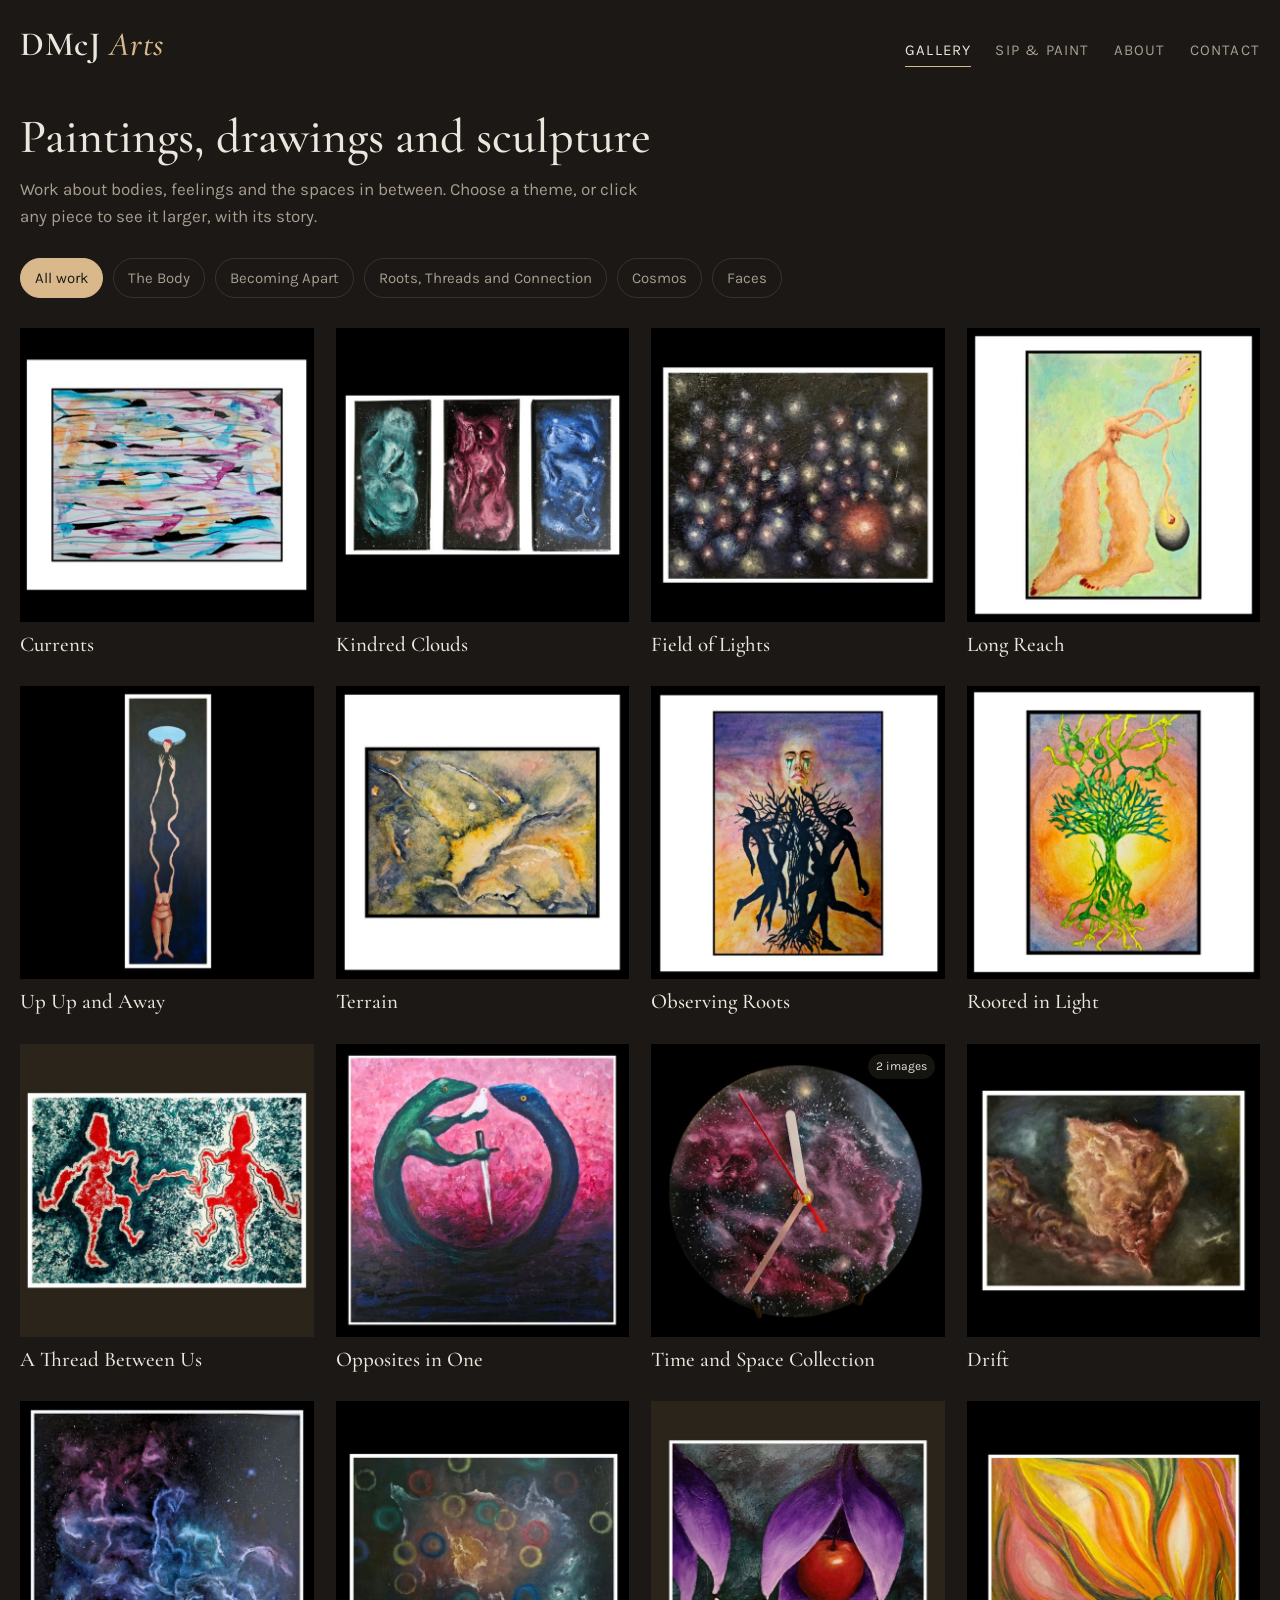
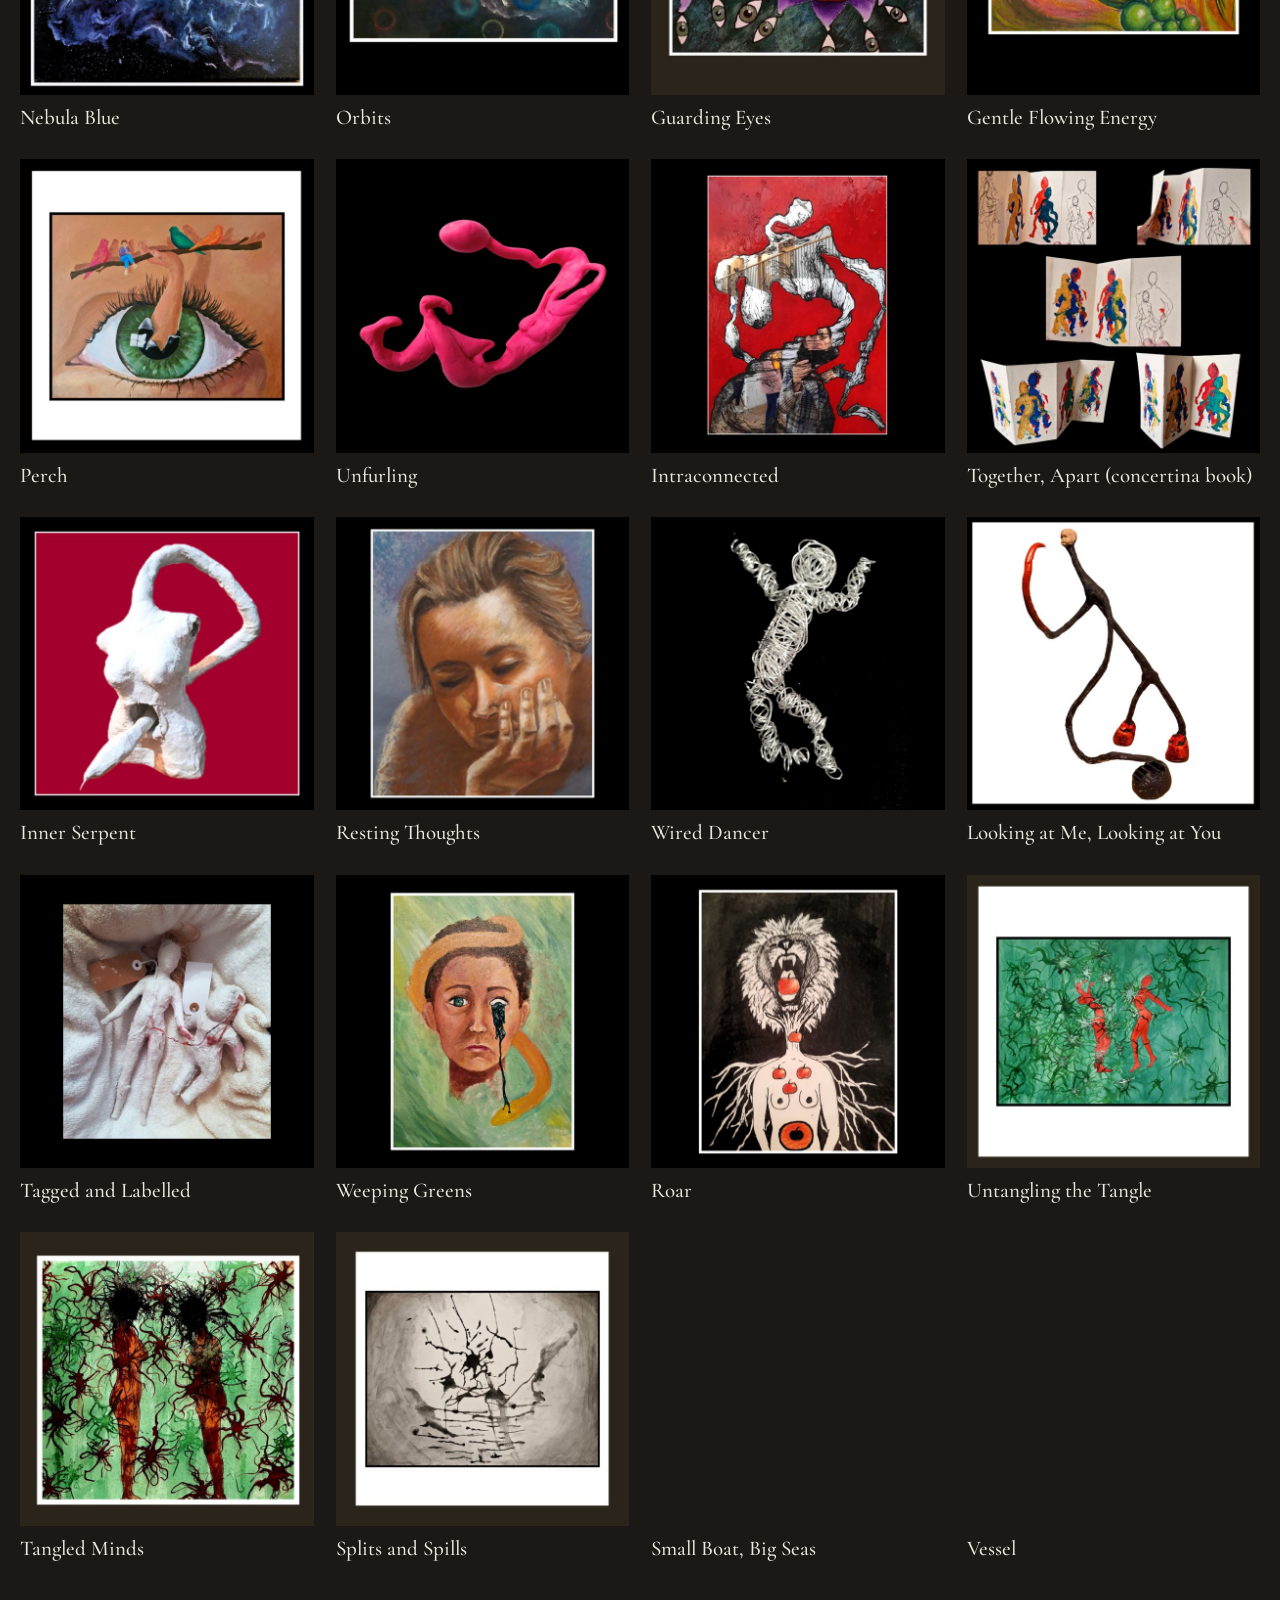
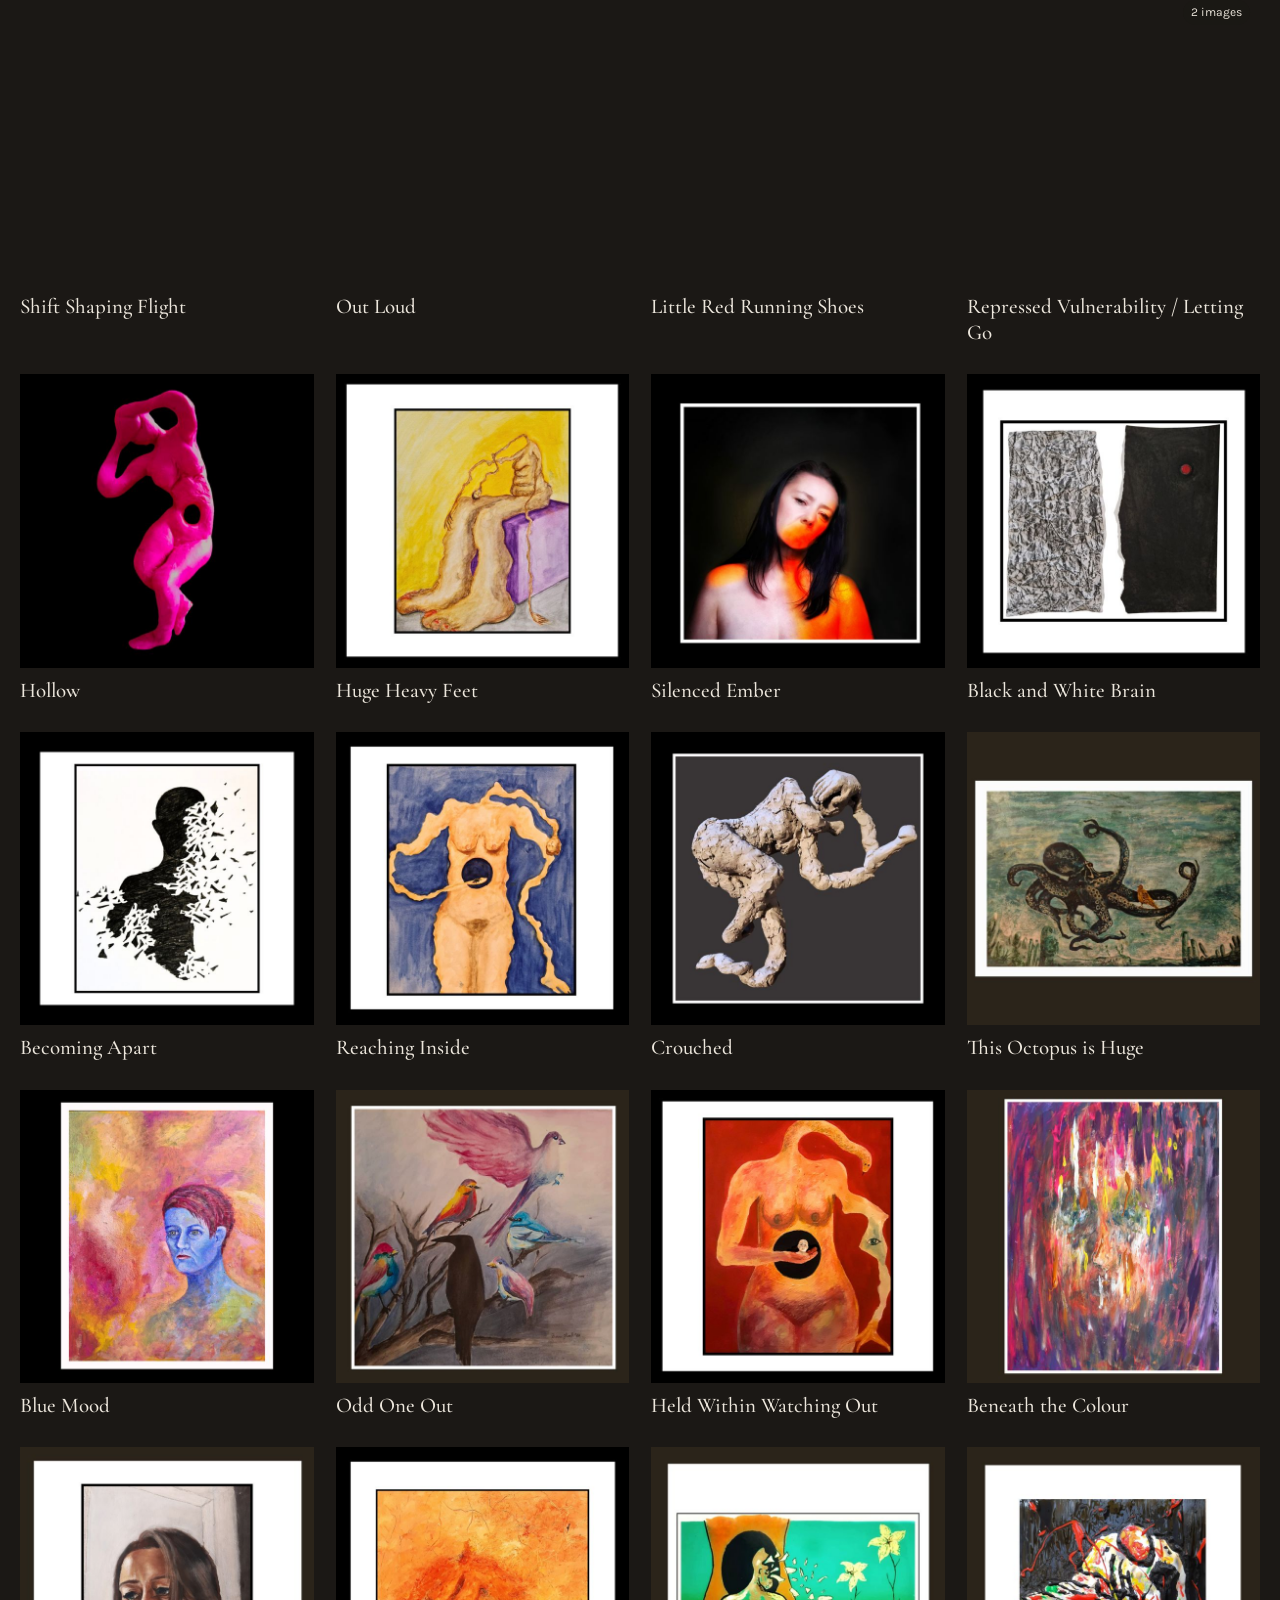
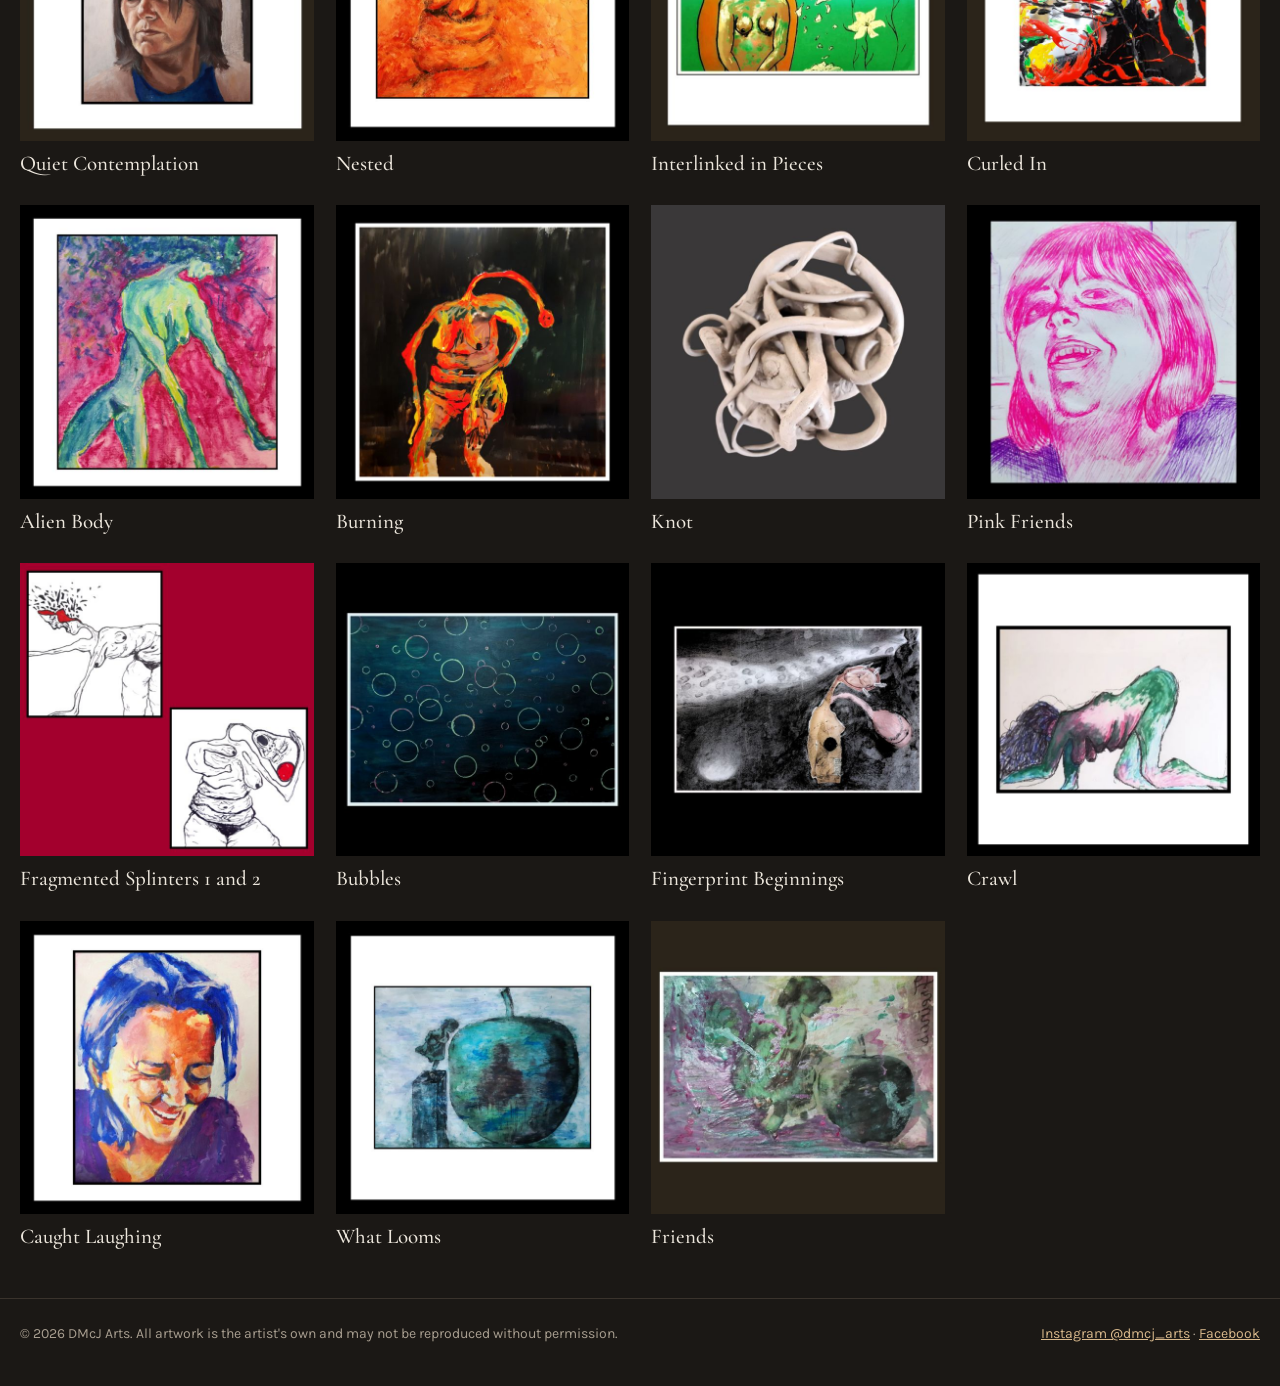
<file: index.html>
<!doctype html>
<html lang="en-GB">
<head>
<meta charset="utf-8">
<meta name="viewport" content="width=device-width, initial-scale=1">
<title>DMcJ Arts | Gallery</title>
<meta name="description" content="Work about bodies, feelings and the spaces in between. Choose a theme, or click any piece to see it larger, with its story.">
<link rel="icon" href="data:image/svg+xml,%3Csvg xmlns='http://www.w3.org/2000/svg' viewBox='0 0 64 64'%3E%3Crect width='64' height='64' rx='12' fill='%231b1815'/%3E%3Ctext x='32' y='42' font-family='Georgia,serif' font-size='26' fill='%23d9b98c' text-anchor='middle'%3EDMcJ%3C/text%3E%3C/svg%3E">
<link rel="preconnect" href="https://fonts.googleapis.com">
<link rel="preconnect" href="https://fonts.gstatic.com" crossorigin>
<link href="https://fonts.googleapis.com/css2?family=Cormorant+Garamond:ital,wght@0,500;0,600;1,500&family=Karla:wght@400;500&display=swap" rel="stylesheet">
<link rel="stylesheet" href="styles.css">
</head>
<body>
<header class="site-header">
  <a class="brand" href="index.html">DMcJ <span>Arts</span></a>
  <nav><a href="index.html" aria-current="page">Gallery</a><a href="sip-and-paint.html">Sip &amp; Paint</a><a href="about.html">About</a><a href="about.html#contact">Contact</a></nav>
</header>
<main>
<section class="intro">
  <h1>Paintings, drawings and sculpture</h1>
  <p>Work about bodies, feelings and the spaces in between. Choose a theme, or click any piece to see it larger, with its story.</p>
</section>
<nav class="themes" aria-label="Themes"><a href="index.html" aria-current="page">All work</a><a href="the-body.html">The Body</a><a href="becoming-apart.html">Becoming Apart</a><a href="roots-threads-and-connection.html">Roots, Threads and Connection</a><a href="cosmos.html">Cosmos</a><a href="faces.html">Faces</a></nav>
<ul class="grid">
  <li><button class="work" data-index="0" aria-label="Open Currents">
    <img src="images-thumbs/currents.jpg" alt="Currents. Washes of turquoise, magenta and orange stream across the page, threaded with fine lines and broken by dark shards." width="600" height="600" loading="eager" decoding="async">
    <span class="work-title">Currents</span>
  </button></li>
  <li><button class="work" data-index="1" aria-label="Open Kindred Clouds">
    <img src="images-thumbs/kindred-clouds.jpg" alt="Kindred Clouds. Three small nebulae in teal, rose and blue." width="600" height="600" loading="eager" decoding="async">
    <span class="work-title">Kindred Clouds</span>
  </button></li>
  <li><button class="work" data-index="2" aria-label="Open Field of Lights">
    <img src="images-thumbs/field-of-lights.jpg" alt="Field of Lights. Soft lights crowd the dark, each one its own, none of them alone." width="600" height="600" loading="eager" decoding="async">
    <span class="work-title">Field of Lights</span>
  </button></li>
  <li><button class="work" data-index="3" aria-label="Open Long Reach">
    <img src="images-thumbs/long-reach.jpg" alt="Long Reach. Heavy legs rooted to the ground, arms and neck stretched impossibly long, the neck bending downward toward a small glowing orb." width="600" height="600" loading="eager" decoding="async">
    <span class="work-title">Long Reach</span>
  </button></li>
  <li><button class="work" data-index="4" aria-label="Open Up Up and Away">
    <img src="images-thumbs/up-up-and-away.jpg" alt="Up Up and Away. At the bottom, a headless figure stretches her arms impossibly long to catch her head." width="600" height="600" loading="eager" decoding="async">
    <span class="work-title">Up Up and Away</span>
  </button></li>
  <li><button class="work" data-index="5" aria-label="Open Terrain">
    <img src="images-thumbs/terrain.jpg" alt="Terrain. Watercolour left to pool and dry until it looked like land seen from far above." width="600" height="600" loading="eager" decoding="async">
    <span class="work-title">Terrain</span>
  </button></li>
  <li><button class="work" data-index="6" aria-label="Open Observing Roots">
    <img src="images-thumbs/observing-roots.jpg" alt="Observing Roots. A face cries quietly at the top while dark figures run out of a tangle of roots below." width="600" height="600" loading="lazy" decoding="async">
    <span class="work-title">Observing Roots</span>
  </button></li>
  <li><button class="work" data-index="7" aria-label="Open Rooted in Light">
    <img src="images-thumbs/rooted-in-light.jpg" alt="Rooted in Light. A tree glows against a rising sun, and if you look closely there are figures curled in its branches and roots." width="600" height="600" loading="lazy" decoding="async">
    <span class="work-title">Rooted in Light</span>
  </button></li>
  <li><button class="work" data-index="8" aria-label="Open A Thread Between Us">
    <img src="images-thumbs/a-thread-between-us.jpg" alt="A Thread Between Us. Two red figures reach for each other across a sea of teal, joined by a line so thin it might snap." width="600" height="600" loading="lazy" decoding="async">
    <span class="work-title">A Thread Between Us</span>
  </button></li>
  <li><button class="work" data-index="9" aria-label="Open Opposites in One">
    <img src="images-thumbs/opposites-in-one.jpg" alt="Opposites in One. Two serpents form a circle." width="600" height="600" loading="lazy" decoding="async">
    <span class="work-title">Opposites in One</span>
  </button></li>
  <li><button class="work" data-index="10" aria-label="Open Time and Space Collection">
    <img src="images-thumbs/time-and-space-collection-1.jpg" alt="Time and Space Collection. Oil painted nebula that also tells the time." width="600" height="600" loading="lazy" decoding="async"><span class="count">2 images</span>
    <span class="work-title">Time and Space Collection</span>
  </button></li>
  <li><button class="work" data-index="11" aria-label="Open Drift">
    <img src="images-thumbs/drift.jpg" alt="Drift. A glowing rock floats in the dark, trailing red dust behind it." width="600" height="600" loading="lazy" decoding="async">
    <span class="work-title">Drift</span>
  </button></li>
  <li><button class="work" data-index="12" aria-label="Open Nebula Blue">
    <img src="images-thumbs/nebula-blue.jpg" alt="Nebula Blue. Clouds of violet and blue gas, scattered with stars." width="600" height="600" loading="lazy" decoding="async">
    <span class="work-title">Nebula Blue</span>
  </button></li>
  <li><button class="work" data-index="13" aria-label="Open Orbits">
    <img src="images-thumbs/orbits.jpg" alt="Orbits. Rings of colour float around a cloud of space dust." width="600" height="600" loading="lazy" decoding="async">
    <span class="work-title">Orbits</span>
  </button></li>
  <li><button class="work" data-index="14" aria-label="Open Guarding Eyes">
    <img src="images-thumbs/guarding-eyes.jpg" alt="Guarding Eyes. Purple petals hang like a cradle around a single red apple, and beneath them, eyes." width="600" height="600" loading="lazy" decoding="async">
    <span class="work-title">Guarding Eyes</span>
  </button></li>
  <li><button class="work" data-index="15" aria-label="Open Gentle Flowing Energy">
    <img src="images-thumbs/gentle-flowing-protection.jpg" alt="Gentle Flowing Energy. Flame-like folds of yellow, orange and pink curl around a cluster of green spheres." width="600" height="600" loading="lazy" decoding="async">
    <span class="work-title">Gentle Flowing Energy</span>
  </button></li>
  <li><button class="work" data-index="16" aria-label="Open Perch">
    <img src="images-thumbs/perch.jpg" alt="Perch. A hand pushes up through the pupil of a huge green eye, holding a branch where bright birds and one small person sit." width="600" height="600" loading="lazy" decoding="async">
    <span class="work-title">Perch</span>
  </button></li>
  <li><button class="work" data-index="17" aria-label="Open Unfurling">
    <img src="images-thumbs/unfurling.jpg" alt="Unfurling. A long pink figure stretches out, rounded head lifted on a slender neck." width="600" height="600" loading="lazy" decoding="async">
    <span class="work-title">Unfurling</span>
  </button></li>
  <li><button class="work" data-index="18" aria-label="Open Intraconnected">
    <img src="images-thumbs/intraconnected.jpg" alt="Intraconnected. An abstract contorted figure drawn in fine black line, surrounded by thick red glossy paint." width="600" height="600" loading="lazy" decoding="async">
    <span class="work-title">Intraconnected</span>
  </button></li>
  <li><button class="work" data-index="19" aria-label="Open Together, Apart (concertina book)">
    <img src="images-thumbs/together-apart-concertina-book.jpg" alt="Together, Apart (concertina book). A small folding book of figures printed in bold primary colours, layered over and under fine continuous-line drawings and printed onto and into each other." width="600" height="600" loading="lazy" decoding="async">
    <span class="work-title">Together, Apart (concertina book)</span>
  </button></li>
  <li><button class="work" data-index="20" aria-label="Open Inner Serpent">
    <img src="images-thumbs/inner-serpent.jpg" alt="Inner Serpent. A white torso with the neck arching above, then behind and down, before reaching into the back and emerging through the hole in the abdomen." width="600" height="600" loading="lazy" decoding="async">
    <span class="work-title">Inner Serpent</span>
  </button></li>
  <li><button class="work" data-index="21" aria-label="Open Resting Thoughts">
    <img src="images-thumbs/resting-thoughts.jpg" alt="Resting Thoughts. Eyes closed, cheek resting on a hand, lost somewhere in her own head." width="600" height="600" loading="lazy" decoding="async">
    <span class="work-title">Resting Thoughts</span>
  </button></li>
  <li><button class="work" data-index="22" aria-label="Open Wired Dancer">
    <img src="images-thumbs/wired-dancer.jpg" alt="Wired Dancer. A figure made from looping silver wire, mid-leap, arms flung up." width="600" height="600" loading="lazy" decoding="async">
    <span class="work-title">Wired Dancer</span>
  </button></li>
  <li><button class="work" data-index="23" aria-label="Open Looking at Me, Looking at You">
    <img src="images-thumbs/looking-at-me-looking-at-you.jpg" alt="Looking at Me, Looking at You. A long, spindly figure with a tiny porcelain face, little red shoes and a weight trailing behind." width="600" height="600" loading="lazy" decoding="async">
    <span class="work-title">Looking at Me, Looking at You</span>
  </button></li>
  <li><button class="work" data-index="24" aria-label="Open Tagged and Labelled">
    <img src="images-thumbs/tagged-and-labelled.jpg" alt="Tagged and Labelled. Two small white figures, one larger and one smaller, lie side by side on soft towelling." width="600" height="600" loading="lazy" decoding="async">
    <span class="work-title">Tagged and Labelled</span>
  </button></li>
  <li><button class="work" data-index="25" aria-label="Open Weeping Greens">
    <img src="images-thumbs/weeping-greens.jpg" alt="Weeping Greens. A young woman looks straight out at you, one clear eye and one weeping green as her pupil melts." width="600" height="600" loading="lazy" decoding="async">
    <span class="work-title">Weeping Greens</span>
  </button></li>
  <li><button class="work" data-index="26" aria-label="Open Roar">
    <img src="images-thumbs/roar.jpg" alt="Roar. A lion&#x27;s head roars with an apple caught in its jaws." width="600" height="600" loading="lazy" decoding="async">
    <span class="work-title">Roar</span>
  </button></li>
  <li><button class="work" data-index="27" aria-label="Open Untangling the Tangle">
    <img src="images-thumbs/untangling-the-tangle.jpg" alt="Untangling the Tangle. Two red figures move through a field of green star-shaped growths, glints of silver caught in the knots." width="600" height="600" loading="lazy" decoding="async">
    <span class="work-title">Untangling the Tangle</span>
  </button></li>
  <li><button class="work" data-index="28" aria-label="Open Tangled Minds">
    <img src="images-thumbs/tangled-minds.jpg" alt="Tangled Minds. Two figures stand side by side, their heads lost in dark blooms that spread into the green around them." width="600" height="600" loading="lazy" decoding="async">
    <span class="work-title">Tangled Minds</span>
  </button></li>
  <li><button class="work" data-index="29" aria-label="Open Splits and Spills">
    <img src="images-thumbs/splits-and-spills.jpg" alt="Splits and Spills. Ink dropped and chased across wet paper until it branched like roots, or nerves, or cracks in glass." width="600" height="600" loading="lazy" decoding="async">
    <span class="work-title">Splits and Spills</span>
  </button></li>
  <li><button class="work" data-index="30" aria-label="Open Small Boat, Big Seas">
    <img src="images-thumbs/small-boat-big-seas.jpg" alt="Small Boat, Big Seas. Thick, ridged paint builds a restless sea, and right in the glow of the sunset sits one tiny boat." width="600" height="600" loading="lazy" decoding="async">
    <span class="work-title">Small Boat, Big Seas</span>
  </button></li>
  <li><button class="work" data-index="31" aria-label="Open Vessel">
    <img src="images-thumbs/vessel.jpg" alt="Vessel. A small torso with a porcelain doll&#x27;s head, an opening worn into its middle where a child&#x27;s doll head peeks out." width="600" height="600" loading="lazy" decoding="async">
    <span class="work-title">Vessel</span>
  </button></li>
  <li><button class="work" data-index="32" aria-label="Open Shift Shaping Flight">
    <img src="images-thumbs/shift-shaping-flight.jpg" alt="Shift Shaping Flight. A dark figure runs from a ground of sharp stakes, and somewhere around the chest it starts turning into a bird." width="600" height="600" loading="lazy" decoding="async">
    <span class="work-title">Shift Shaping Flight</span>
  </button></li>
  <li><button class="work" data-index="33" aria-label="Open Out Loud">
    <img src="images-thumbs/out-loud.jpg" alt="Out Loud. Pinks and blues pushed hard into the paper, mouth wide open." width="600" height="600" loading="lazy" decoding="async">
    <span class="work-title">Out Loud</span>
  </button></li>
  <li><button class="work" data-index="34" aria-label="Open Little Red Running Shoes">
    <img src="images-thumbs/little-red-running-shoes.jpg" alt="Little Red Running Shoes. A tiny pair of red shoes with ribbon bows, and part ankles." width="600" height="600" loading="lazy" decoding="async">
    <span class="work-title">Little Red Running Shoes</span>
  </button></li>
  <li><button class="work" data-index="35" aria-label="Open Repressed Vulnerability / Letting Go">
    <img src="images-thumbs/repressed-vulnerability-letting-go-1.jpg" alt="Repressed Vulnerability / Letting Go. An eye stitched with black thread, a needle resting below." width="600" height="600" loading="lazy" decoding="async"><span class="count">2 images</span>
    <span class="work-title">Repressed Vulnerability / Letting Go</span>
  </button></li>
  <li><button class="work" data-index="36" aria-label="Open Hollow">
    <img src="images-thumbs/hollow.jpg" alt="Hollow. A bright pink figure, curved and twisting, with a hole right through the abdomen." width="600" height="600" loading="lazy" decoding="async">
    <span class="work-title">Hollow</span>
  </button></li>
  <li><button class="work" data-index="37" aria-label="Open Huge Heavy Feet">
    <img src="images-thumbs/huge-heavy-feet.jpg" alt="Huge Heavy Feet. A figure sits on a purple block, with an extended, stretched, spindly neck and a tiny head at the end as if bowed, feet grown huge and heavy beneath her." width="600" height="600" loading="lazy" decoding="async">
    <span class="work-title">Huge Heavy Feet</span>
  </button></li>
  <li><button class="work" data-index="38" aria-label="Open Silenced Ember">
    <img src="images-thumbs/silenced-ember.jpg" alt="Silenced Ember. A band of orange light falls across the mouth and shoulder, the rest left in shadow." width="600" height="600" loading="lazy" decoding="async">
    <span class="work-title">Silenced Ember</span>
  </button></li>
  <li><button class="work" data-index="39" aria-label="Open Black and White Brain">
    <img src="images-thumbs/black-and-white-brain.jpg" alt="Black and White Brain. One side crumpled, cracked and full of texture." width="600" height="600" loading="lazy" decoding="async">
    <span class="work-title">Black and White Brain</span>
  </button></li>
  <li><button class="work" data-index="40" aria-label="Open Becoming Apart">
    <img src="images-thumbs/becoming-apart.jpg" alt="Becoming Apart. A solid black silhouette breaks into shards that scatter across the white." width="600" height="600" loading="lazy" decoding="async">
    <span class="work-title">Becoming Apart</span>
  </button></li>
  <li><button class="work" data-index="41" aria-label="Open Reaching Inside">
    <img src="images-thumbs/reaching-inside.jpg" alt="Reaching Inside. An abstract figure against deep blue with a dark circle at her centre." width="600" height="600" loading="lazy" decoding="async">
    <span class="work-title">Reaching Inside</span>
  </button></li>
  <li><button class="work" data-index="42" aria-label="Open Crouched">
    <img src="images-thumbs/crouched.jpg" alt="Crouched. A clay figure folded tight, limbs wrapped and twisted around itself." width="600" height="600" loading="lazy" decoding="async">
    <span class="work-title">Crouched</span>
  </button></li>
  <li><button class="work" data-index="43" aria-label="Open This Octopus is Huge">
    <img src="images-thumbs/this-octopus-is-huge.jpg" alt="This Octopus is Huge. An octopus drifts through murky green water with a small golden bird resting on one tentacle." width="600" height="600" loading="lazy" decoding="async">
    <span class="work-title">This Octopus is Huge</span>
  </button></li>
  <li><button class="work" data-index="44" aria-label="Open Blue Mood">
    <img src="images-thumbs/blue-mood.jpg" alt="Blue Mood. A blue face with deep red hair, steady and serious, surrounded by warm, hazy colour." width="600" height="600" loading="lazy" decoding="async">
    <span class="work-title">Blue Mood</span>
  </button></li>
  <li><button class="work" data-index="45" aria-label="Open Odd One Out">
    <img src="images-thumbs/odd-one-out.jpg" alt="Odd One Out. A branch of bright, feathered birds, a pink dove taking off, and one black crow standing in the middle of it all." width="600" height="600" loading="lazy" decoding="async">
    <span class="work-title">Odd One Out</span>
  </button></li>
  <li><button class="work" data-index="46" aria-label="Open Held Within Watching Out">
    <img src="images-thumbs/held-within-watching-out.jpg" alt="Held Within Watching Out. A figure in warm reds with a snake head carries a dark opening at her centre, and inside it, a hand cradling a tiny face." width="600" height="600" loading="lazy" decoding="async">
    <span class="work-title">Held Within Watching Out</span>
  </button></li>
  <li><button class="work" data-index="47" aria-label="Open Beneath the Colour">
    <img src="images-thumbs/beneath-the-colour.jpg" alt="Beneath the Colour. Look long enough and a face surfaces through the drips and drags of paint." width="600" height="600" loading="lazy" decoding="async">
    <span class="work-title">Beneath the Colour</span>
  </button></li>
  <li><button class="work" data-index="48" aria-label="Open Quiet Contemplation">
    <img src="images-thumbs/quiet-contemplation.jpg" alt="Quiet Contemplation. A woman looks down and away, caught in her own thoughts against a pale doorway." width="600" height="600" loading="lazy" decoding="async">
    <span class="work-title">Quiet Contemplation</span>
  </button></li>
  <li><button class="work" data-index="49" aria-label="Open Nested">
    <img src="images-thumbs/nested.jpg" alt="Nested. A figure curls into itself, almost disappearing into warm, cracked oranges." width="600" height="600" loading="lazy" decoding="async">
    <span class="work-title">Nested</span>
  </button></li>
  <li><button class="work" data-index="50" aria-label="Open Interlinked in Pieces">
    <img src="images-thumbs/interlinked-in-pieces.jpg" alt="Interlinked in Pieces. A woman stands framed by an orange, part body of another, as her face breaks apart into fragments that fly toward pale flowers." width="600" height="600" loading="lazy" decoding="async">
    <span class="work-title">Interlinked in Pieces</span>
  </button></li>
  <li><button class="work" data-index="51" aria-label="Open Curled In">
    <img src="images-thumbs/curled-in.jpg" alt="Curled In. A figure folds in on itself under glossy pours of black, red and yellow." width="600" height="600" loading="lazy" decoding="async">
    <span class="work-title">Curled In</span>
  </button></li>
  <li><button class="work" data-index="52" aria-label="Open Alien Body">
    <img src="images-thumbs/alien-body.jpg" alt="Alien Body. A green figure folds forward against hot pink, hair spilling into blue and violet." width="600" height="600" loading="lazy" decoding="async">
    <span class="work-title">Alien Body</span>
  </button></li>
  <li><button class="work" data-index="53" aria-label="Open Burning">
    <img src="images-thumbs/burning.jpg" alt="Burning. A figure blazes in poured orange, red and yellow against the dark." width="600" height="600" loading="lazy" decoding="async">
    <span class="work-title">Burning</span>
  </button></li>
  <li><button class="work" data-index="54" aria-label="Open Knot">
    <img src="images-thumbs/knot.jpg" alt="Knot. Coils of clay looped and tangled around something you can&#x27;t quite see at the centre." width="600" height="600" loading="lazy" decoding="async">
    <span class="work-title">Knot</span>
  </button></li>
  <li><button class="work" data-index="55" aria-label="Open Pink Friends">
    <img src="images-thumbs/pink-friends.jpg" alt="Pink Friends. Head thrown back, mid-laugh, built entirely from scribbled lines of pink and purple biro." width="600" height="600" loading="lazy" decoding="async">
    <span class="work-title">Pink Friends</span>
  </button></li>
  <li><button class="work" data-index="56" aria-label="Open Fragmented Splinters 1 and 2">
    <img src="images-thumbs/fragmented-splinters-1-and-2.jpg" alt="Fragmented Splinters 1 and 2. Two drawings side by side." width="600" height="600" loading="lazy" decoding="async">
    <span class="work-title">Fragmented Splinters 1 and 2</span>
  </button></li>
  <li><button class="work" data-index="57" aria-label="Open Bubbles">
    <img src="images-thumbs/bubbles.jpg" alt="Bubbles. Rings of soft pink and green rise through deep teal like bubbles in dark water." width="600" height="600" loading="lazy" decoding="async">
    <span class="work-title">Bubbles</span>
  </button></li>
  <li><button class="work" data-index="58" aria-label="Open Fingerprint Beginnings">
    <img src="images-thumbs/fingerprint-beginnings.jpg" alt="Fingerprint Beginnings. Charcoal darkness covered in smudged fingerprints, and a collaged figure with something growing inside." width="600" height="600" loading="lazy" decoding="async">
    <span class="work-title">Fingerprint Beginnings</span>
  </button></li>
  <li><button class="work" data-index="59" aria-label="Open Crawl">
    <img src="images-thumbs/crawl.jpg" alt="Crawl. A figure on hands and knees, hair spilling forward, body washed in greens and pinks." width="600" height="600" loading="lazy" decoding="async">
    <span class="work-title">Crawl</span>
  </button></li>
  <li><button class="work" data-index="60" aria-label="Open Caught Laughing">
    <img src="images-thumbs/caught-laughing.jpg" alt="Caught Laughing. Eyes closed, head tipped down, mid-laugh." width="600" height="600" loading="lazy" decoding="async">
    <span class="work-title">Caught Laughing</span>
  </button></li>
  <li><button class="work" data-index="61" aria-label="Open What Looms">
    <img src="images-thumbs/what-looms.jpg" alt="What Looms. A small figure stands on a pillar, face to face with an enormous apple." width="600" height="600" loading="lazy" decoding="async">
    <span class="work-title">What Looms</span>
  </button></li>
  <li><button class="work" data-index="62" aria-label="Open Friends">
    <img src="images-thumbs/friends.jpg" alt="Friends. Two different-sized, soft, half-formed figures stand beside a dark apple, colours layered and scraped back." width="600" height="600" loading="lazy" decoding="async">
    <span class="work-title">Friends</span>
  </button></li>
</ul>
</main>
<div class="lightbox" id="lightbox" role="dialog" aria-modal="true" aria-labelledby="lb-title" hidden>
  <button class="lb-close" aria-label="Close">×</button>
  <button class="lb-prev" aria-label="Previous artwork">‹</button>
  <figure>
    <div class="lb-media"><img id="lb-img" alt=""></div>
    <figcaption>
      <h2 id="lb-title"></h2>
      <p id="lb-caption"></p>
      <p id="lb-medium" class="medium"></p>
      <div id="lb-thumbs" class="lb-thumbs"></div>
      <p class="enquire">Interested in this piece? <a href="https://www.instagram.com/dmcj_arts/">Message me on Instagram</a> or <a href="https://www.facebook.com/profile.php?id=61595677577819">Facebook</a>.</p>
    </figcaption>
  </figure>
  <button class="lb-next" aria-label="Next artwork">›</button>
</div>
<script>window.WORKS=[{"title": "Currents", "slug": "currents", "images": ["currents.jpg"], "caption": "Washes of turquoise, magenta and orange stream across the page, threaded with fine lines and broken by dark shards. Everything moving in the same direction, even the parts that resist.", "medium": "Watercolour and ink · approx. 15 × 21 cm"}, {"title": "Kindred Clouds", "slug": "kindred-clouds", "images": ["kindred-clouds.jpg"], "caption": "Three small nebulae in teal, rose and blue. Separate canvases, the same swirling energy running through each one.", "medium": "Oil on canvas, triptych · approx. 10 × 21 cm each"}, {"title": "Field of Lights", "slug": "field-of-lights", "images": ["field-of-lights.jpg"], "caption": "Soft lights crowd the dark, each one its own, none of them alone. One burns a little bigger and redder than the rest.", "medium": "Oil on wood · approx. 20 × 25 cm"}, {"title": "Long Reach", "slug": "long-reach", "images": ["long-reach.jpg"], "caption": "Heavy legs rooted to the ground, arms and neck stretched impossibly long, the neck bending downward toward a small glowing orb. How far would you reach for a little bit of light?", "medium": "Acrylic on canvas board · approx. 30 × 40 cm"}, {"title": "Up Up and Away", "slug": "up-up-and-away", "images": ["up-up-and-away.jpg"], "caption": "At the bottom, a headless figure stretches her arms impossibly long to catch her head. At the top, a circle opens out to a blue sky where the head appears to be trying to escape. Climbing out and pulling yourself through?", "medium": "Acrylic on tall narrow canvas · approx. 25 × 110 cm"}, {"title": "Terrain", "slug": "terrain", "images": ["terrain.jpg"], "caption": "Watercolour left to pool and dry until it looked like land seen from far above. Coastlines, riverbeds, the cracks in dry earth.", "medium": "Watercolour · approx. 15 × 21 cm"}, {"title": "Observing Roots", "slug": "observing-roots", "images": ["observing-roots.jpg"], "caption": "A face cries quietly at the top while dark figures run out of a tangle of roots below. All that movement, and life, all heading in different directions.", "medium": "Watercolour and ink · approx. 21 × 29 cm"}, {"title": "Rooted in Light", "slug": "rooted-in-light", "images": ["rooted-in-light.jpg"], "caption": "A tree glows against a rising sun, and if you look closely there are figures curled in its branches and roots. Growth that holds people inside it.", "medium": "Watercolour on paper · approx. 21 × 29 cm"}, {"title": "A Thread Between Us", "slug": "a-thread-between-us", "images": ["a-thread-between-us.jpg"], "caption": "Two red figures reach for each other across a sea of teal, joined by a line so thin it might snap. Connection doesn't always look sturdy. Sometimes it's enough that it holds.", "medium": "Acrylic and ink on paper · approx. 42 × 60 cm"}, {"title": "Opposites in One", "slug": "opposites-in-one", "images": ["opposites-in-one.jpg"], "caption": "Two serpents form a circle. One holds out a white dove to the other and a knife gently points down and away from them both. Forgiving, caring and nurturing all parts of the self.", "medium": "Acrylic on canvas · approx. 20 × 20 cm"}, {"title": "Time and Space Collection", "slug": "time-and-space-collection", "images": ["time-and-space-collection-1.jpg", "time-and-space-collection-2.jpg"], "caption": "Oil painted nebula that also tells the time. A working clock, so you can keep a little bit of the cosmos on your shelf.", "medium": "Oil painted clock face with clock mechanism · approx. 15 cm diameter"}, {"title": "Drift", "slug": "drift", "images": ["drift.jpg"], "caption": "A glowing rock floats in the dark, trailing red dust behind it. Somewhere between a planet and a heart.", "medium": "Oil on board · approx. 40 × 60 cm"}, {"title": "Nebula Blue", "slug": "nebula-blue", "images": ["nebula-blue.jpg"], "caption": "Clouds of violet and blue gas, scattered with stars. Everything is moving, and nothing is in a hurry.", "medium": "Oil on canvas · approx. 35 × 35 cm"}, {"title": "Orbits", "slug": "orbits", "images": ["orbits.jpg"], "caption": "Rings of colour float around a cloud of space dust. Little worlds circling something bigger.", "medium": "Oil on board · approx. 65 × 110 cm"}, {"title": "Guarding Eyes", "slug": "guarding-eyes", "images": ["guarding-eyes.jpg"], "caption": "Purple petals hang like a cradle around a single red apple, and beneath them, eyes. Something precious, something that needs guarding, and the feeling of being watched while you hold it.", "medium": "Acrylic on canvas · approx. 25 × 25 cm"}, {"title": "Gentle Flowing Energy", "slug": "gentle-flowing-protection", "images": ["gentle-flowing-protection.jpg"], "caption": "Flame-like folds of yellow, orange and pink curl around a cluster of green spheres. Something tender being protected right in the heat of it all.", "medium": "Soft pastel on paper · approx. 42 × 60 cm"}, {"title": "Perch", "slug": "perch", "images": ["perch.jpg"], "caption": "A hand pushes up through the pupil of a huge green eye, holding a branch where bright birds and one small person sit. What we see shapes where we find somewhere to rest.", "medium": "Acrylic on canvas · approx. 60 × 80 cm"}, {"title": "Unfurling", "slug": "unfurling", "images": ["unfurling.jpg"], "caption": "A long pink figure stretches out, rounded head lifted on a slender neck. Soft, bendy, mid-movement. Like waking up after a long time curled small.", "medium": "Modelling clay · approx. 12 × 10 × 3 cm"}, {"title": "Intraconnected", "slug": "intraconnected", "images": ["intraconnected.jpg"], "caption": "An abstract contorted figure drawn in fine black line, surrounded by thick red glossy paint. Inside the body the mirrored surface is visible, and you glimpse a gallery and someone taking a picture with their phone. Who's looking at whom here, or who is whom here?", "medium": "Mixed media paints on an acrylic mirrored sheet · approx. 45 × 70 cm"}, {"title": "Together, Apart (concertina book)", "slug": "together-apart-concertina-book", "images": ["together-apart-concertina-book.jpg"], "caption": "A small folding book of figures printed in bold primary colours, layered over and under fine continuous-line drawings and printed onto and into each other. Pages fold open so the figures meet, overlap and separate again.", "medium": "Printed acrylic and pen in a hand-folded concertina book · approx. 15 × 30 cm closed"}, {"title": "Inner Serpent", "slug": "inner-serpent", "images": ["inner-serpent.jpg"], "caption": "A white torso with the neck arching above, then behind and down, before reaching into the back and emerging through the hole in the abdomen.", "medium": "Sculpture, plaster · approx. 30 cm tall"}, {"title": "Resting Thoughts", "slug": "resting-thoughts", "images": ["resting-thoughts.jpg"], "caption": "Eyes closed, cheek resting on a hand, lost somewhere in her own head. Soft pastel lets the light settle gently on the skin.", "medium": "Soft pastel · approx. 30 × 35 cm"}, {"title": "Wired Dancer", "slug": "wired-dancer", "images": ["wired-dancer.jpg"], "caption": "A figure made from looping silver wire, mid-leap, arms flung up. Light and loose, and more air than solid.", "medium": "Wire sculpture · approx. 10 cm tall"}, {"title": "Looking at Me, Looking at You", "slug": "looking-at-me-looking-at-you", "images": ["looking-at-me-looking-at-you.jpg"], "caption": "A long, spindly figure with a tiny porcelain face, little red shoes and a weight trailing behind. One arm transforms into a snake and the other into an enclosed vessel that extends away from the body. Playful and heavy in the same breath.", "medium": "Mixed media sculpture with vintage doll head · approx. 90 cm tall"}, {"title": "Tagged and Labelled", "slug": "tagged-and-labelled", "images": ["tagged-and-labelled.jpg"], "caption": "Two small white figures, one larger and one smaller, lie side by side on soft towelling. A red thread links them between the abdomen and the brain, and both wear blank tags. What labels get attached to us, and who gets to write them?", "medium": "Mixed media · approx. 30 × 30 cm (including container with towelling)"}, {"title": "Weeping Greens", "slug": "weeping-greens", "images": ["weeping-greens.jpg"], "caption": "A young woman looks straight out at you, one clear eye and one weeping green as her pupil melts. An orange ribbon winds around them. Some sadness arrives early and stays a long time.", "medium": "Acrylic on canvas board · approx. 30 × 42 cm"}, {"title": "Roar", "slug": "roar", "images": ["roar.jpg"], "caption": "A lion's head roars with an apple caught in its jaws. Beneath it, roots spread through a body carrying more apples, one held right at the centre. Strength and vulnerability drawn on the same body.", "medium": "Pen and ink with red · approx. 21 × 29 cm"}, {"title": "Untangling the Tangle", "slug": "untangling-the-tangle", "images": ["untangling-the-tangle.jpg"], "caption": "Two red figures move through a field of green star-shaped growths, glints of silver caught in the knots. Finding your way when everything around, among and within us seems lost.", "medium": "Watercolour, ink and metallic paint on paper · approx. 29 × 42 cm"}, {"title": "Tangled Minds", "slug": "tangled-minds", "images": ["tangled-minds.jpg"], "caption": "Two figures stand side by side, their heads lost in dark blooms that spread into the green around them. Close enough to touch, both caught in their own storm, or is it the same storm?", "medium": "Ink and watercolour · approx. 30 × 30 cm"}, {"title": "Splits and Spills", "slug": "splits-and-spills", "images": ["splits-and-spills.jpg"], "caption": "Ink dropped and chased across wet paper until it branched like roots, or nerves, or cracks in glass. Part control, part letting go.", "medium": "Ink on paper · approx. 29 × 40 cm"}, {"title": "Small Boat, Big Seas", "slug": "small-boat-big-seas", "images": ["small-boat-big-seas.jpg"], "caption": "Thick, ridged paint builds a restless sea, and right in the glow of the sunset sits one tiny boat. Easy to miss. Still sailing.", "medium": "Acrylic impasto on wood · approx. 25 × 25 cm"}, {"title": "Vessel", "slug": "vessel", "images": ["vessel.jpg"], "caption": "A small torso with a porcelain doll's head, an opening worn into its middle where a child's doll head peeks out. Fragile and solid at the same time.", "medium": "Mixed media sculpture with vintage doll heads · approx. 13 cm tall"}, {"title": "Shift Shaping Flight", "slug": "shift-shaping-flight", "images": ["shift-shaping-flight.jpg"], "caption": "A dark figure runs from a ground of sharp stakes, and somewhere around the chest it starts turning into a bird. Ribbons of colour swirl where the change happens. Escape, or transformation, or both?", "medium": "Ink and watercolour · approx. 29 × 42 cm"}, {"title": "Out Loud", "slug": "out-loud", "images": ["out-loud.jpg"], "caption": "Pinks and blues pushed hard into the paper, mouth wide open. Some feelings don't want to be tidied up or made polite. This one is allowed to take up the whole page.", "medium": "Water-soluble oil pastel · approx. 29 × 42 cm"}, {"title": "Little Red Running Shoes", "slug": "little-red-running-shoes", "images": ["little-red-running-shoes.jpg"], "caption": "A tiny pair of red shoes with ribbon bows, and part ankles. Small things can carry a lot of memory and travel with you through life.", "medium": "Mixed media · approx. 10 × 5 × 5 cm"}, {"title": "Repressed Vulnerability / Letting Go", "slug": "repressed-vulnerability-letting-go", "images": ["repressed-vulnerability-letting-go-1.jpg", "repressed-vulnerability-letting-go-2.jpg"], "caption": "An eye stitched with black thread, a needle resting below. A tiny child's face sits inside the pool of tears in the eye, held back by the bars of thread. Is trying to hide emotions safer, and can the alternative get us trapped? The flood gates open in the second image as the held-in tears erupt through the threaded bars: Letting Go.", "medium": "Digital photomontage · printed versions in various sizes up to A2"}, {"title": "Hollow", "slug": "hollow", "images": ["hollow.jpg"], "caption": "A bright pink figure, curved and twisting, with a hole right through the abdomen. Some voids won't ever be filled.", "medium": "Modelling clay · approx. 10 cm long"}, {"title": "Huge Heavy Feet", "slug": "huge-heavy-feet", "images": ["huge-heavy-feet.jpg"], "caption": "A figure sits on a purple block, with an extended, stretched, spindly neck and a tiny head at the end as if bowed, feet grown huge and heavy beneath her. A thin thread-like arm trails down to the floor. Sometimes your body just can't move!", "medium": "Watercolour on paper · approx. 29 × 42 cm"}, {"title": "Silenced Ember", "slug": "silenced-ember", "images": ["silenced-ember.jpg"], "caption": "A band of orange light falls across the mouth and shoulder, the rest left in shadow. Light can hide as much as it shows, and darkness can reveal more than we can see.", "medium": "Photography · prints available in various sizes"}, {"title": "Black and White Brain", "slug": "black-and-white-brain", "images": ["black-and-white-brain.jpg"], "caption": "One side crumpled, cracked and full of texture. The other solid black, with a single red mark. Side by side, they don't quite touch.", "medium": "Mixed media on paper, diptych · approx. 30 × 35 cm"}, {"title": "Becoming Apart", "slug": "becoming-apart", "images": ["becoming-apart.jpg"], "caption": "A solid black silhouette breaks into shards that scatter across the white. Some days feel exactly like this.", "medium": "Ink on paper · approx. 15 × 18 cm"}, {"title": "Reaching Inside", "slug": "reaching-inside", "images": ["reaching-inside.jpg"], "caption": "An abstract figure against deep blue with a dark circle at her centre. A tiny hand reaches out from it while a long arm trails behind to a small, distant face. Parts of us reaching for other parts of us.", "medium": "Watercolour · approx. 29 × 42 cm"}, {"title": "Crouched", "slug": "crouched", "images": ["crouched.jpg"], "caption": "A clay figure folded tight, limbs wrapped and twisted around itself. Rough, unfinished surfaces left as they are. Does the body know how to protect itself?", "medium": "Clay · approx. 13 cm long"}, {"title": "This Octopus is Huge", "slug": "this-octopus-is-huge", "images": ["this-octopus-is-huge.jpg"], "caption": "An octopus drifts through murky green water with a small golden bird resting on one tentacle. Two creatures from different worlds, somehow sharing the same space.", "medium": "Mixed media on paper · approx. 42 × 60 cm"}, {"title": "Blue Mood", "slug": "blue-mood", "images": ["blue-mood.jpg"], "caption": "A blue face with deep red hair, steady and serious, surrounded by warm, hazy colour. The world can be bright while you feel anything but.", "medium": "Acrylic on canvas · approx. 40 × 65 cm"}, {"title": "Odd One Out", "slug": "odd-one-out", "images": ["odd-one-out.jpg"], "caption": "A branch of bright, feathered birds, a pink dove taking off, and one black crow standing in the middle of it all. We all know which one we've felt like.", "medium": "Watercolour on paper · approx. 30 × 30 cm"}, {"title": "Held Within Watching Out", "slug": "held-within-watching-out", "images": ["held-within-watching-out.jpg"], "caption": "A figure in warm reds with a snake head carries a dark opening at her centre, and inside it, a hand cradling a tiny face. An eye looks out from the long, winding arm. What do we carry that nobody else can see?", "medium": "Acrylic on canvas · approx. 40 × 65 cm"}, {"title": "Beneath the Colour", "slug": "beneath-the-colour", "images": ["beneath-the-colour.jpg"], "caption": "Look long enough and a face surfaces through the drips and drags of paint. It was always there under the noise.", "medium": "Acrylic on board · approx. 40 × 65 cm"}, {"title": "Quiet Contemplation", "slug": "quiet-contemplation", "images": ["quiet-contemplation.jpg"], "caption": "A woman looks down and away, caught in her own thoughts against a pale doorway. The kind of stillness you only see when someone thinks no one is looking.", "medium": "Oil on canvas · approx. 40 × 60 cm"}, {"title": "Nested", "slug": "nested", "images": ["nested.jpg"], "caption": "A figure curls into itself, almost disappearing into warm, cracked oranges. Like something resting in the heat of a fire, or hiding in it.", "medium": "Acrylic on wood with crackle texture · approx. 25 × 25 cm"}, {"title": "Interlinked in Pieces", "slug": "interlinked-in-pieces", "images": ["interlinked-in-pieces.jpg"], "caption": "A woman stands framed by an orange, part body of another, as her face breaks apart into fragments that fly toward pale flowers. What happens to the words that come out in pieces?", "medium": "Screen print · approx. 29 × 42 cm"}, {"title": "Curled In", "slug": "curled-in", "images": ["curled-in.jpg"], "caption": "A figure folds in on itself under glossy pours of black, red and yellow. Paint left to move where it wanted. Sometimes making yourself small is how you get through.", "medium": "Poured ceramic paint on mirrored sheet · approx. 15 × 15 cm"}, {"title": "Alien Body", "slug": "alien-body", "images": ["alien-body.jpg"], "caption": "A green figure folds forward against hot pink, hair spilling into blue and violet. Different, but not broken.", "medium": "Oil pastel and watercolour on canvas · approx. 29 × 42 cm"}, {"title": "Burning", "slug": "burning", "images": ["burning.jpg"], "caption": "A figure blazes in poured orange, red and yellow against the dark. All heat and movement.", "medium": "Ceramic and acrylic paint over mirrored sheet · approx. 15 × 15 cm"}, {"title": "Knot", "slug": "knot", "images": ["knot.jpg"], "caption": "Coils of clay looped and tangled around something you can't quite see at the centre. Some things are easier to hold than to untangle.", "medium": "Clay · approx. 10 × 10 × 10 cm"}, {"title": "Pink Friends", "slug": "pink-friends", "images": ["pink-friends.jpg"], "caption": "Head thrown back, mid-laugh, built entirely from scribbled lines of pink and purple biro. Joyful memories.", "medium": "Ballpoint pen on paper · approx. 21 × 29 cm"}, {"title": "Fragmented Splinters 1 and 2", "slug": "fragmented-splinters-1-and-2", "images": ["fragmented-splinters-1-and-2.jpg"], "caption": "Two drawings side by side. In one, a head bursts into fragments with red inside. In the other, a folded body holds a heavy head and a single red circle inside. When it's all too much to keep inside.", "medium": "Pen and ink with red · approx. 10 × 10 cm each"}, {"title": "Bubbles", "slug": "bubbles", "images": ["bubbles.jpg"], "caption": "Rings of soft pink and green rise through deep teal like bubbles in dark water. Quiet, slow and drifting upward.", "medium": "Acrylic · approx. 60 × 110 cm"}, {"title": "Fingerprint Beginnings", "slug": "fingerprint-beginnings", "images": ["fingerprint-beginnings.jpg"], "caption": "Charcoal darkness covered in smudged fingerprints, and a collaged figure with something growing inside. The marks of being handled, and of beginnings.", "medium": "Charcoal and collage · approx. 42 × 59 cm"}, {"title": "Crawl", "slug": "crawl", "images": ["crawl.jpg"], "caption": "A figure on hands and knees, hair spilling forward, body washed in greens and pinks. Sometimes forward is slow and close to the ground.", "medium": "Ink on paper · approx. 29 × 42 cm"}, {"title": "Caught Laughing", "slug": "caught-laughing", "images": ["caught-laughing.jpg"], "caption": "Eyes closed, head tipped down, mid-laugh. Bright blue hair and warm oranges for a moment of pure, unguarded joy.", "medium": "Acrylic · approx. 20 × 28 cm"}, {"title": "What Looms", "slug": "what-looms", "images": ["what-looms.jpg"], "caption": "A small figure stands on a pillar, face to face with an enormous apple. Inside it, a dark shape like a shadow person. Some things feel far bigger up close than they ever should.", "medium": "Mixed media on paper · approx. 21 × 29 cm"}, {"title": "Friends", "slug": "friends", "images": ["friends.jpg"], "caption": "Two different-sized, soft, half-formed figures stand beside a dark apple, colours layered and scraped back. The word in the corner reads “Friends”, but only if you read it in a mirror.", "medium": "Mixed media · approx. 21 × 29 cm"}];</script>
<script src="script.js"></script>
<footer class="site-footer">
  <p>© 2026 DMcJ Arts. All artwork is the artist's own and may not be reproduced without permission.</p>
  <p><a href="https://www.instagram.com/dmcj_arts/" rel="me">Instagram @dmcj_arts</a> · <a href="https://www.facebook.com/profile.php?id=61595677577819" rel="me">Facebook</a></p>
</footer>
</body>
</html>
</file>
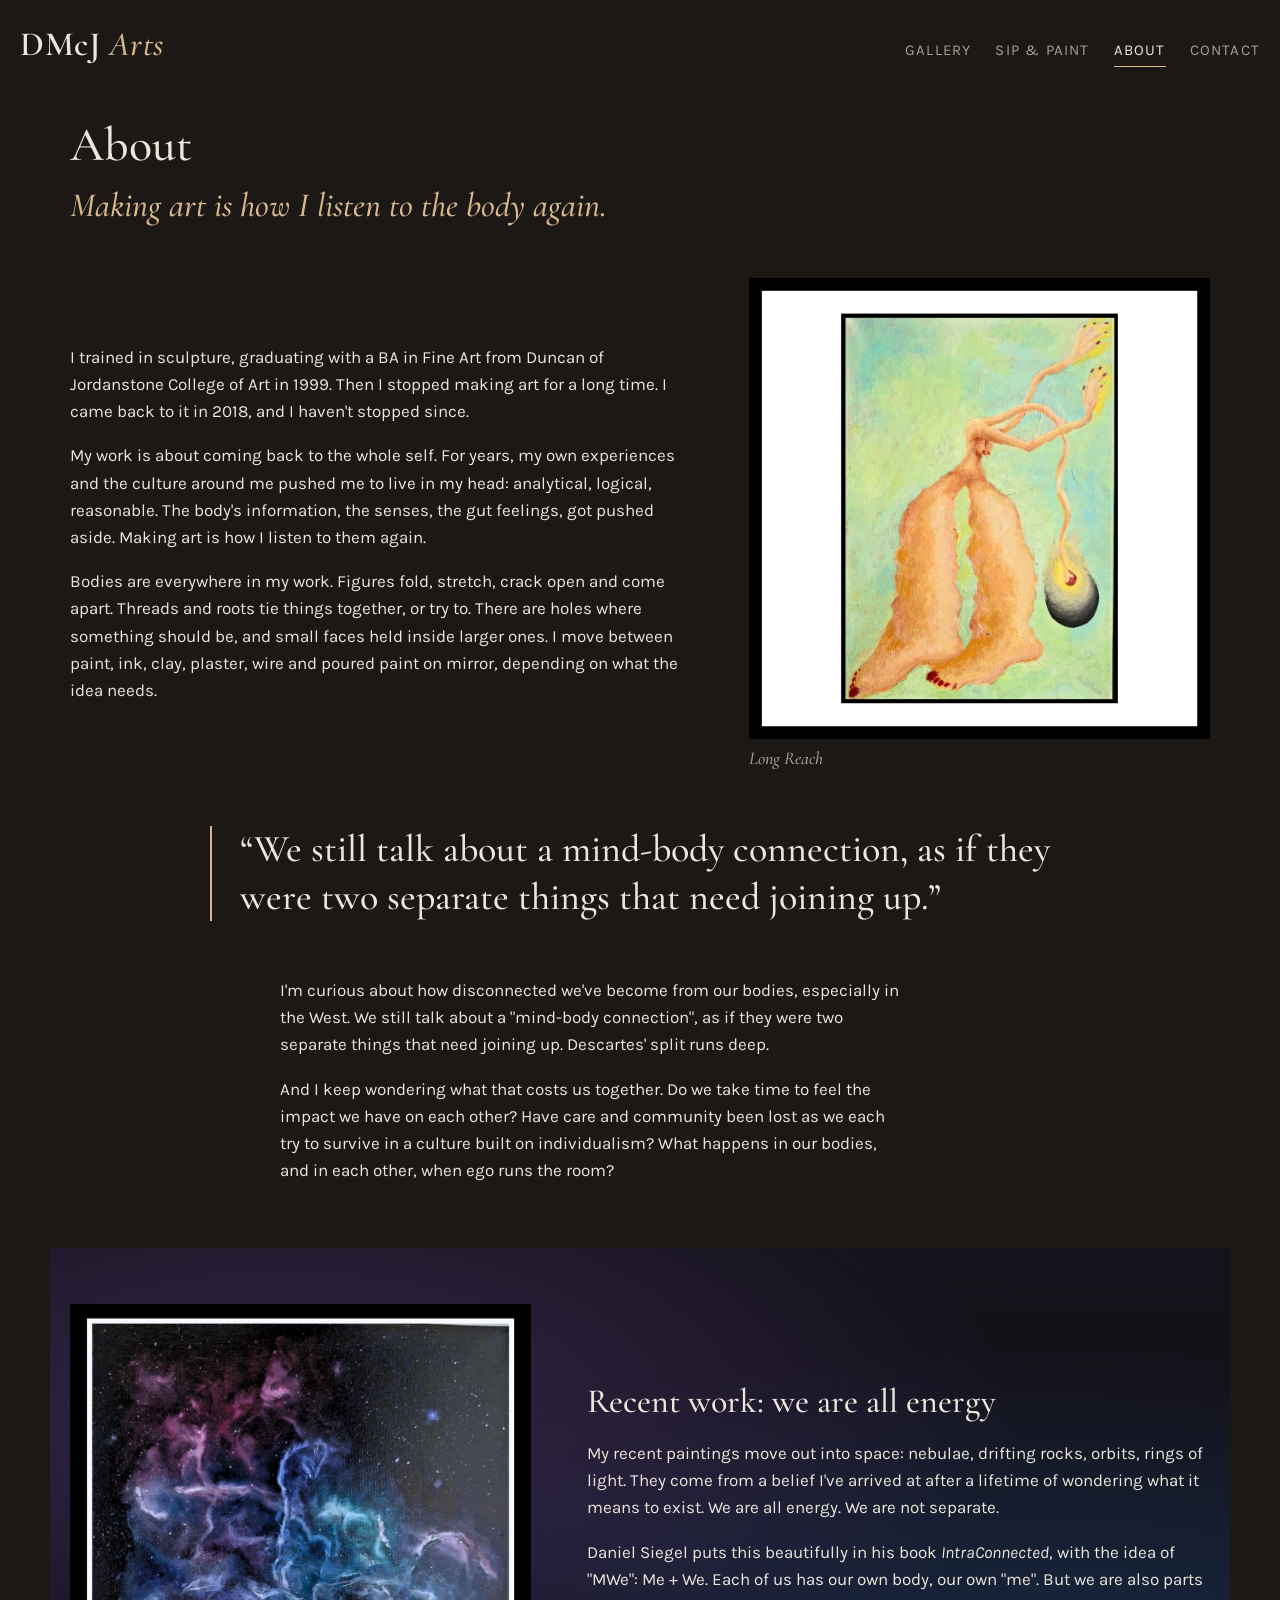
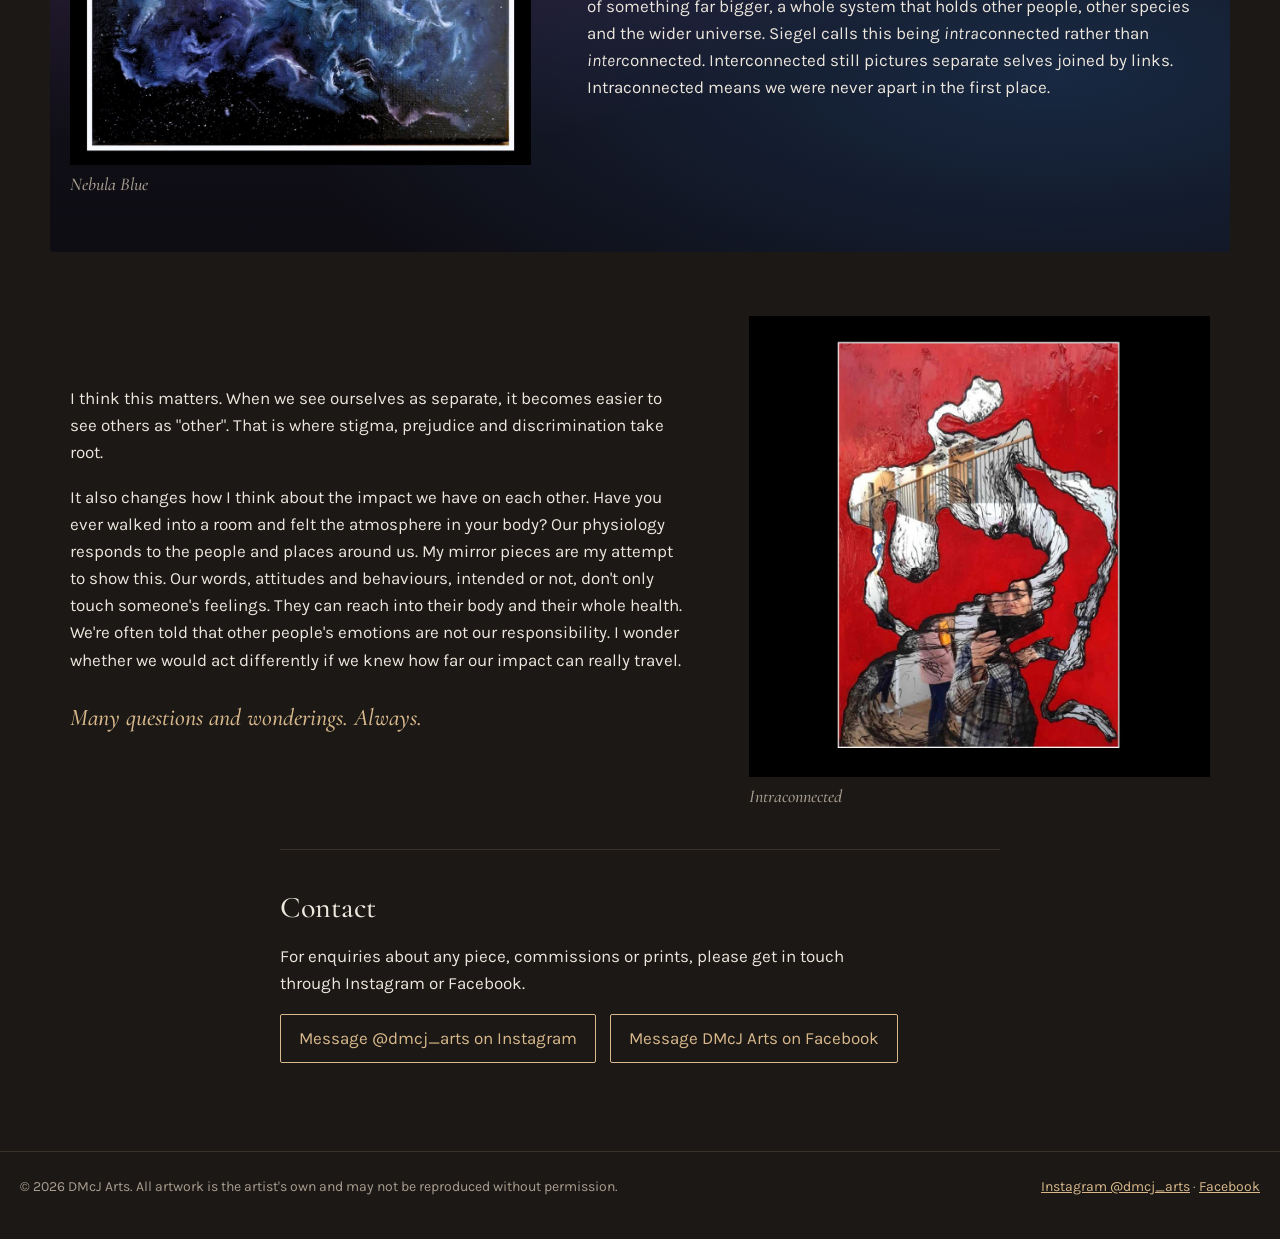
<file: about.html>
<!doctype html>
<html lang="en-GB">
<head>
<meta charset="utf-8">
<meta name="viewport" content="width=device-width, initial-scale=1">
<title>DMcJ Arts | About</title>
<meta name="description" content="About DMcJ Arts and how to get in touch.">
<link rel="icon" href="data:image/svg+xml,%3Csvg xmlns='http://www.w3.org/2000/svg' viewBox='0 0 64 64'%3E%3Crect width='64' height='64' rx='12' fill='%231b1815'/%3E%3Ctext x='32' y='42' font-family='Georgia,serif' font-size='26' fill='%23d9b98c' text-anchor='middle'%3EDMcJ%3C/text%3E%3C/svg%3E">
<link rel="preconnect" href="https://fonts.googleapis.com">
<link rel="preconnect" href="https://fonts.gstatic.com" crossorigin>
<link href="https://fonts.googleapis.com/css2?family=Cormorant+Garamond:ital,wght@0,500;0,600;1,500&family=Karla:wght@400;500&display=swap" rel="stylesheet">
<link rel="stylesheet" href="styles.css">
</head>
<body>
<header class="site-header">
  <a class="brand" href="index.html">DMcJ <span>Arts</span></a>
  <nav><a href="index.html">Gallery</a><a href="sip-and-paint.html">Sip &amp; Paint</a><a href="about.html" aria-current="page">About</a><a href="about.html#contact">Contact</a></nav>
</header>
<main class="about">
<header class="about-hero">
  <h1>About</h1>
  <p class="lede">Making art is how I listen to the body again.</p>
</header>
<section class="about-split">
  <div class="about-text">
    <p>I trained in sculpture, graduating with a BA in Fine Art from Duncan of Jordanstone College of Art in 1999. Then I stopped making art for a long time. I came back to it in 2018, and I haven't stopped since.</p>
    <p>My work is about coming back to the whole self. For years, my own experiences and the culture around me pushed me to live in my head: analytical, logical, reasonable. The body's information, the senses, the gut feelings, got pushed aside. Making art is how I listen to them again.</p>
    <p>Bodies are everywhere in my work. Figures fold, stretch, crack open and come apart. Threads and roots tie things together, or try to. There are holes where something should be, and small faces held inside larger ones. I move between paint, ink, clay, plaster, wire and poured paint on mirror, depending on what the idea needs.</p>
  </div>
  <figure class="about-fig "><img src="images-large/long-reach.jpg" alt="Long Reach, by DMcJ Arts" loading="lazy" width="1080" height="1080"><figcaption>Long Reach</figcaption></figure>
</section>
<blockquote class="pull">“We still talk about a mind-body connection, as if they were two separate things that need joining up.”</blockquote>
<section class="about-narrow">
  <p>I'm curious about how disconnected we've become from our bodies, especially in the West. We still talk about a "mind-body connection", as if they were two separate things that need joining up. Descartes' split runs deep.</p>
  <p>And I keep wondering what that costs us together. Do we take time to feel the impact we have on each other? Have care and community been lost as we each try to survive in a culture built on individualism? What happens in our bodies, and in each other, when ego runs the room?</p>
</section>
<section class="cosmos-panel">
  <div class="about-split reverse">
    <div class="about-text">
      <h2>Recent work: we are all energy</h2>
      <p>My recent paintings move out into space: nebulae, drifting rocks, orbits, rings of light. They come from a belief I've arrived at after a lifetime of wondering what it means to exist. We are all energy. We are not separate.</p>
      <p>Daniel Siegel puts this beautifully in his book <em>IntraConnected</em>, with the idea of "MWe": Me + We. Each of us has our own body, our own "me". But we are also parts of something far bigger, a whole system that holds other people, other species and the wider universe. Siegel calls this being <em>intra</em>connected rather than <em>inter</em>connected. Interconnected still pictures separate selves joined by links. Intraconnected means we were never apart in the first place.</p>
    </div>
    <figure class="about-fig "><img src="images-large/nebula-blue.jpg" alt="Nebula Blue, by DMcJ Arts" loading="lazy" width="1080" height="1080"><figcaption>Nebula Blue</figcaption></figure>
  </div>
</section>
<section class="about-split">
  <div class="about-text">
    <p>I think this matters. When we see ourselves as separate, it becomes easier to see others as "other". That is where stigma, prejudice and discrimination take root.</p>
    <p>It also changes how I think about the impact we have on each other. Have you ever walked into a room and felt the atmosphere in your body? Our physiology responds to the people and places around us. My mirror pieces are my attempt to show this. Our words, attitudes and behaviours, intended or not, don't only touch someone's feelings. They can reach into their body and their whole health. We're often told that other people's emotions are not our responsibility. I wonder whether we would act differently if we knew how far our impact can really travel.</p>
    <p class="signoff">Many questions and wonderings. Always.</p>
  </div>
  <figure class="about-fig "><img src="images-large/intraconnected.jpg" alt="Intraconnected, by DMcJ Arts" loading="lazy" width="1080" height="1080"><figcaption>Intraconnected</figcaption></figure>
</section>
<section class="about-narrow contact">
<h2 id="contact">Contact</h2>
<p>For enquiries about any piece, commissions or prints, please get in touch through Instagram or Facebook.</p>
<p><a class="button" href="https://www.instagram.com/dmcj_arts/">Message @dmcj_arts on Instagram</a> <a class="button" href="https://www.facebook.com/profile.php?id=61595677577819">Message DMcJ Arts on Facebook</a></p>
</section>
</main>
<footer class="site-footer">
  <p>© 2026 DMcJ Arts. All artwork is the artist's own and may not be reproduced without permission.</p>
  <p><a href="https://www.instagram.com/dmcj_arts/" rel="me">Instagram @dmcj_arts</a> · <a href="https://www.facebook.com/profile.php?id=61595677577819" rel="me">Facebook</a></p>
</footer>
</body>
</html>
</file>
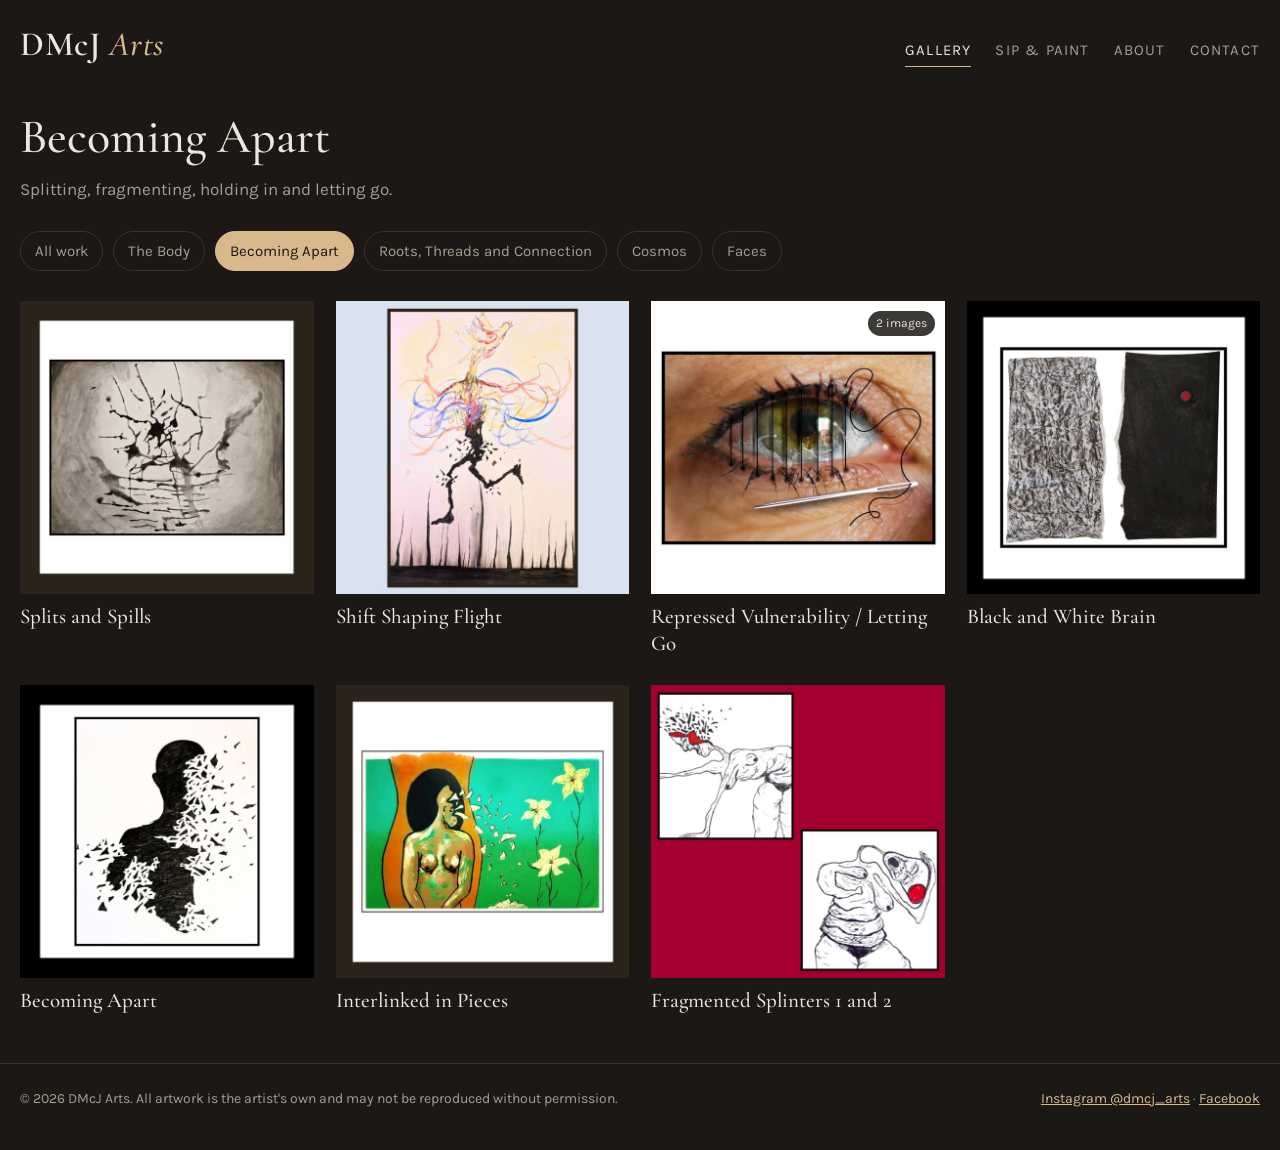
<file: becoming-apart.html>
<!doctype html>
<html lang="en-GB">
<head>
<meta charset="utf-8">
<meta name="viewport" content="width=device-width, initial-scale=1">
<title>DMcJ Arts | Becoming Apart</title>
<meta name="description" content="Splitting, fragmenting, holding in and letting go.">
<link rel="icon" href="data:image/svg+xml,%3Csvg xmlns='http://www.w3.org/2000/svg' viewBox='0 0 64 64'%3E%3Crect width='64' height='64' rx='12' fill='%231b1815'/%3E%3Ctext x='32' y='42' font-family='Georgia,serif' font-size='26' fill='%23d9b98c' text-anchor='middle'%3EDMcJ%3C/text%3E%3C/svg%3E">
<link rel="preconnect" href="https://fonts.googleapis.com">
<link rel="preconnect" href="https://fonts.gstatic.com" crossorigin>
<link href="https://fonts.googleapis.com/css2?family=Cormorant+Garamond:ital,wght@0,500;0,600;1,500&family=Karla:wght@400;500&display=swap" rel="stylesheet">
<link rel="stylesheet" href="styles.css">
</head>
<body>
<header class="site-header">
  <a class="brand" href="index.html">DMcJ <span>Arts</span></a>
  <nav><a href="index.html" aria-current="page">Gallery</a><a href="sip-and-paint.html">Sip &amp; Paint</a><a href="about.html">About</a><a href="about.html#contact">Contact</a></nav>
</header>
<main>
<section class="intro">
  <h1>Becoming Apart</h1>
  <p>Splitting, fragmenting, holding in and letting go.</p>
</section>
<nav class="themes" aria-label="Themes"><a href="index.html">All work</a><a href="the-body.html">The Body</a><a href="becoming-apart.html" aria-current="page">Becoming Apart</a><a href="roots-threads-and-connection.html">Roots, Threads and Connection</a><a href="cosmos.html">Cosmos</a><a href="faces.html">Faces</a></nav>
<ul class="grid">
  <li><button class="work" data-index="0" aria-label="Open Splits and Spills">
    <img src="images-thumbs/splits-and-spills.jpg" alt="Splits and Spills. Ink dropped and chased across wet paper until it branched like roots, or nerves, or cracks in glass." width="600" height="600" loading="eager" decoding="async">
    <span class="work-title">Splits and Spills</span>
  </button></li>
  <li><button class="work" data-index="1" aria-label="Open Shift Shaping Flight">
    <img src="images-thumbs/shift-shaping-flight.jpg" alt="Shift Shaping Flight. A dark figure runs from a ground of sharp stakes, and somewhere around the chest it starts turning into a bird." width="600" height="600" loading="eager" decoding="async">
    <span class="work-title">Shift Shaping Flight</span>
  </button></li>
  <li><button class="work" data-index="2" aria-label="Open Repressed Vulnerability / Letting Go">
    <img src="images-thumbs/repressed-vulnerability-letting-go-1.jpg" alt="Repressed Vulnerability / Letting Go. An eye stitched with black thread, a needle resting below." width="600" height="600" loading="eager" decoding="async"><span class="count">2 images</span>
    <span class="work-title">Repressed Vulnerability / Letting Go</span>
  </button></li>
  <li><button class="work" data-index="3" aria-label="Open Black and White Brain">
    <img src="images-thumbs/black-and-white-brain.jpg" alt="Black and White Brain. One side crumpled, cracked and full of texture." width="600" height="600" loading="eager" decoding="async">
    <span class="work-title">Black and White Brain</span>
  </button></li>
  <li><button class="work" data-index="4" aria-label="Open Becoming Apart">
    <img src="images-thumbs/becoming-apart.jpg" alt="Becoming Apart. A solid black silhouette breaks into shards that scatter across the white." width="600" height="600" loading="eager" decoding="async">
    <span class="work-title">Becoming Apart</span>
  </button></li>
  <li><button class="work" data-index="5" aria-label="Open Interlinked in Pieces">
    <img src="images-thumbs/interlinked-in-pieces.jpg" alt="Interlinked in Pieces. A woman stands framed by an orange, part body of another, as her face breaks apart into fragments that fly toward pale flowers." width="600" height="600" loading="eager" decoding="async">
    <span class="work-title">Interlinked in Pieces</span>
  </button></li>
  <li><button class="work" data-index="6" aria-label="Open Fragmented Splinters 1 and 2">
    <img src="images-thumbs/fragmented-splinters-1-and-2.jpg" alt="Fragmented Splinters 1 and 2. Two drawings side by side." width="600" height="600" loading="lazy" decoding="async">
    <span class="work-title">Fragmented Splinters 1 and 2</span>
  </button></li>
</ul>
</main>
<div class="lightbox" id="lightbox" role="dialog" aria-modal="true" aria-labelledby="lb-title" hidden>
  <button class="lb-close" aria-label="Close">×</button>
  <button class="lb-prev" aria-label="Previous artwork">‹</button>
  <figure>
    <div class="lb-media"><img id="lb-img" alt=""></div>
    <figcaption>
      <h2 id="lb-title"></h2>
      <p id="lb-caption"></p>
      <p id="lb-medium" class="medium"></p>
      <div id="lb-thumbs" class="lb-thumbs"></div>
      <p class="enquire">Interested in this piece? <a href="https://www.instagram.com/dmcj_arts/">Message me on Instagram</a> or <a href="https://www.facebook.com/profile.php?id=61595677577819">Facebook</a>.</p>
    </figcaption>
  </figure>
  <button class="lb-next" aria-label="Next artwork">›</button>
</div>
<script>window.WORKS=[{"title": "Splits and Spills", "slug": "splits-and-spills", "images": ["splits-and-spills.jpg"], "caption": "Ink dropped and chased across wet paper until it branched like roots, or nerves, or cracks in glass. Part control, part letting go.", "medium": "Ink on paper · approx. 29 × 40 cm"}, {"title": "Shift Shaping Flight", "slug": "shift-shaping-flight", "images": ["shift-shaping-flight.jpg"], "caption": "A dark figure runs from a ground of sharp stakes, and somewhere around the chest it starts turning into a bird. Ribbons of colour swirl where the change happens. Escape, or transformation, or both?", "medium": "Ink and watercolour · approx. 29 × 42 cm"}, {"title": "Repressed Vulnerability / Letting Go", "slug": "repressed-vulnerability-letting-go", "images": ["repressed-vulnerability-letting-go-1.jpg", "repressed-vulnerability-letting-go-2.jpg"], "caption": "An eye stitched with black thread, a needle resting below. A tiny child's face sits inside the pool of tears in the eye, held back by the bars of thread. Is trying to hide emotions safer, and can the alternative get us trapped? The flood gates open in the second image as the held-in tears erupt through the threaded bars: Letting Go.", "medium": "Digital photomontage · printed versions in various sizes up to A2"}, {"title": "Black and White Brain", "slug": "black-and-white-brain", "images": ["black-and-white-brain.jpg"], "caption": "One side crumpled, cracked and full of texture. The other solid black, with a single red mark. Side by side, they don't quite touch.", "medium": "Mixed media on paper, diptych · approx. 30 × 35 cm"}, {"title": "Becoming Apart", "slug": "becoming-apart", "images": ["becoming-apart.jpg"], "caption": "A solid black silhouette breaks into shards that scatter across the white. Some days feel exactly like this.", "medium": "Ink on paper · approx. 15 × 18 cm"}, {"title": "Interlinked in Pieces", "slug": "interlinked-in-pieces", "images": ["interlinked-in-pieces.jpg"], "caption": "A woman stands framed by an orange, part body of another, as her face breaks apart into fragments that fly toward pale flowers. What happens to the words that come out in pieces?", "medium": "Screen print · approx. 29 × 42 cm"}, {"title": "Fragmented Splinters 1 and 2", "slug": "fragmented-splinters-1-and-2", "images": ["fragmented-splinters-1-and-2.jpg"], "caption": "Two drawings side by side. In one, a head bursts into fragments with red inside. In the other, a folded body holds a heavy head and a single red circle inside. When it's all too much to keep inside.", "medium": "Pen and ink with red · approx. 10 × 10 cm each"}];</script>
<script src="script.js"></script>
<footer class="site-footer">
  <p>© 2026 DMcJ Arts. All artwork is the artist's own and may not be reproduced without permission.</p>
  <p><a href="https://www.instagram.com/dmcj_arts/" rel="me">Instagram @dmcj_arts</a> · <a href="https://www.facebook.com/profile.php?id=61595677577819" rel="me">Facebook</a></p>
</footer>
</body>
</html>
</file>
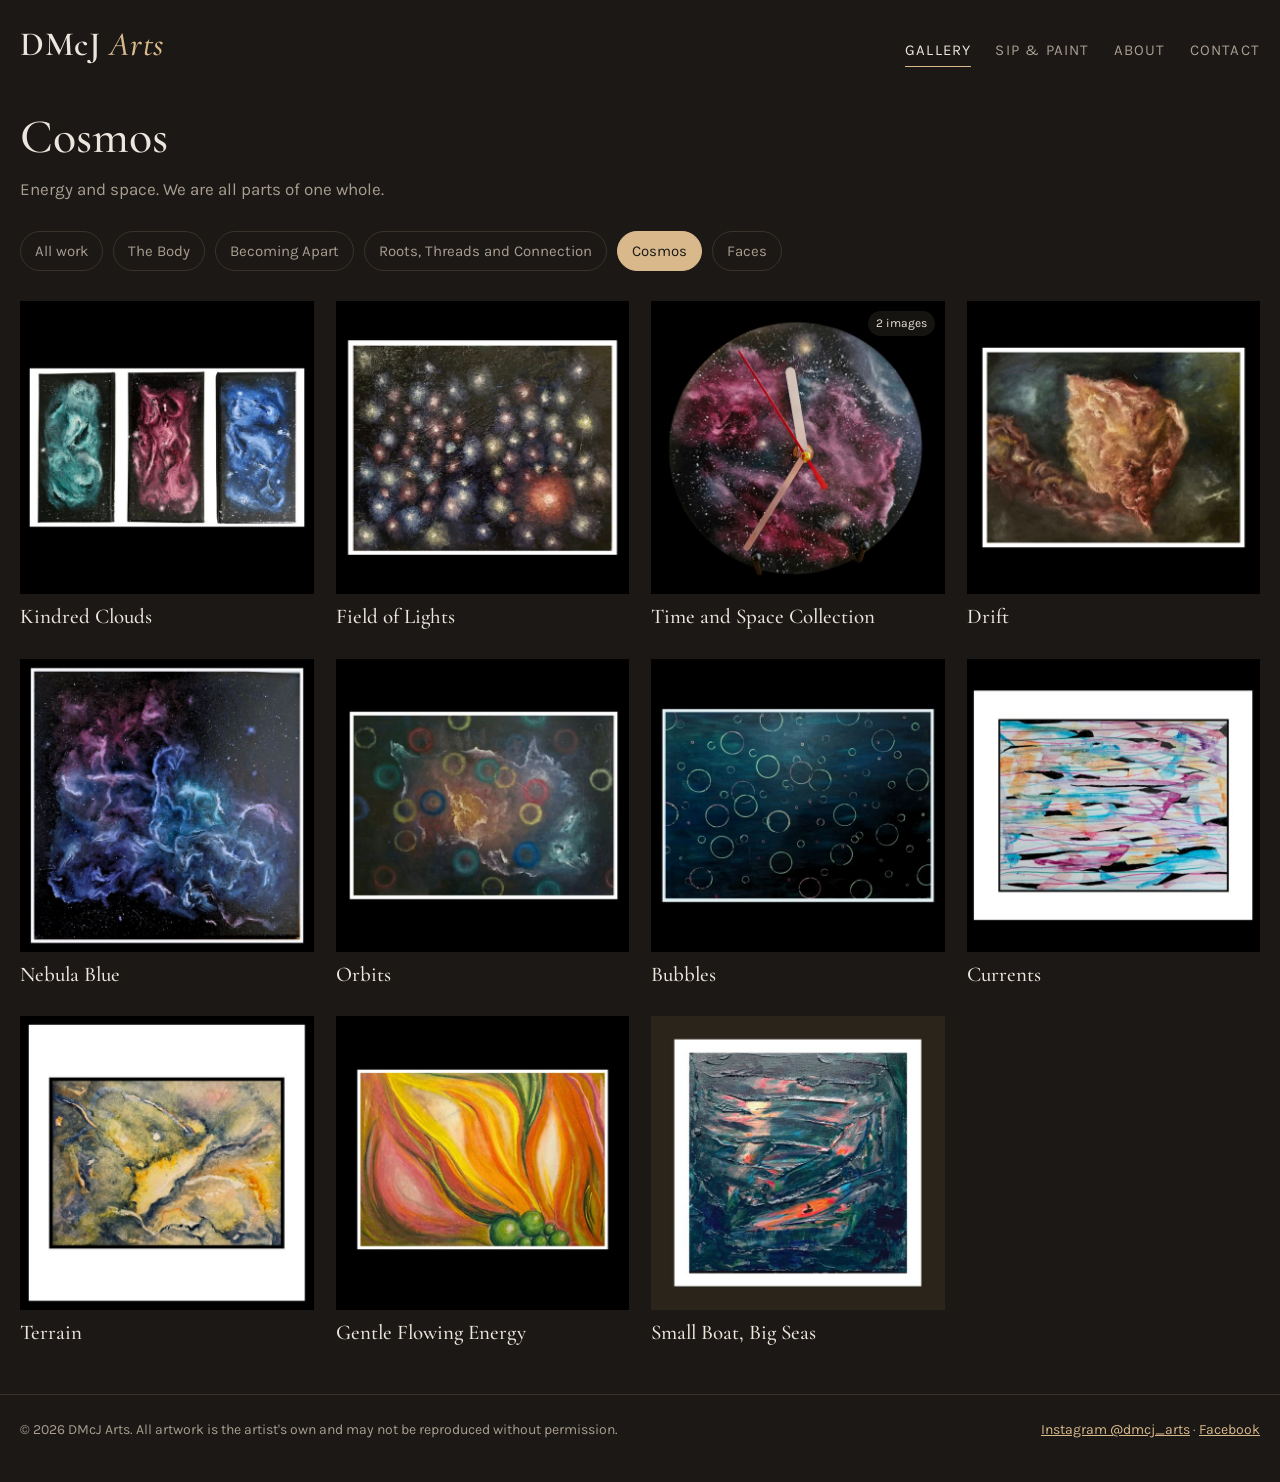
<file: cosmos.html>
<!doctype html>
<html lang="en-GB">
<head>
<meta charset="utf-8">
<meta name="viewport" content="width=device-width, initial-scale=1">
<title>DMcJ Arts | Cosmos</title>
<meta name="description" content="Energy and space. We are all parts of one whole.">
<link rel="icon" href="data:image/svg+xml,%3Csvg xmlns='http://www.w3.org/2000/svg' viewBox='0 0 64 64'%3E%3Crect width='64' height='64' rx='12' fill='%231b1815'/%3E%3Ctext x='32' y='42' font-family='Georgia,serif' font-size='26' fill='%23d9b98c' text-anchor='middle'%3EDMcJ%3C/text%3E%3C/svg%3E">
<link rel="preconnect" href="https://fonts.googleapis.com">
<link rel="preconnect" href="https://fonts.gstatic.com" crossorigin>
<link href="https://fonts.googleapis.com/css2?family=Cormorant+Garamond:ital,wght@0,500;0,600;1,500&family=Karla:wght@400;500&display=swap" rel="stylesheet">
<link rel="stylesheet" href="styles.css">
</head>
<body>
<header class="site-header">
  <a class="brand" href="index.html">DMcJ <span>Arts</span></a>
  <nav><a href="index.html" aria-current="page">Gallery</a><a href="sip-and-paint.html">Sip &amp; Paint</a><a href="about.html">About</a><a href="about.html#contact">Contact</a></nav>
</header>
<main>
<section class="intro">
  <h1>Cosmos</h1>
  <p>Energy and space. We are all parts of one whole.</p>
</section>
<nav class="themes" aria-label="Themes"><a href="index.html">All work</a><a href="the-body.html">The Body</a><a href="becoming-apart.html">Becoming Apart</a><a href="roots-threads-and-connection.html">Roots, Threads and Connection</a><a href="cosmos.html" aria-current="page">Cosmos</a><a href="faces.html">Faces</a></nav>
<ul class="grid">
  <li><button class="work" data-index="0" aria-label="Open Kindred Clouds">
    <img src="images-thumbs/kindred-clouds.jpg" alt="Kindred Clouds. Three small nebulae in teal, rose and blue." width="600" height="600" loading="eager" decoding="async">
    <span class="work-title">Kindred Clouds</span>
  </button></li>
  <li><button class="work" data-index="1" aria-label="Open Field of Lights">
    <img src="images-thumbs/field-of-lights.jpg" alt="Field of Lights. Soft lights crowd the dark, each one its own, none of them alone." width="600" height="600" loading="eager" decoding="async">
    <span class="work-title">Field of Lights</span>
  </button></li>
  <li><button class="work" data-index="2" aria-label="Open Time and Space Collection">
    <img src="images-thumbs/time-and-space-collection-1.jpg" alt="Time and Space Collection. Oil painted nebula that also tells the time." width="600" height="600" loading="eager" decoding="async"><span class="count">2 images</span>
    <span class="work-title">Time and Space Collection</span>
  </button></li>
  <li><button class="work" data-index="3" aria-label="Open Drift">
    <img src="images-thumbs/drift.jpg" alt="Drift. A glowing rock floats in the dark, trailing red dust behind it." width="600" height="600" loading="eager" decoding="async">
    <span class="work-title">Drift</span>
  </button></li>
  <li><button class="work" data-index="4" aria-label="Open Nebula Blue">
    <img src="images-thumbs/nebula-blue.jpg" alt="Nebula Blue. Clouds of violet and blue gas, scattered with stars." width="600" height="600" loading="eager" decoding="async">
    <span class="work-title">Nebula Blue</span>
  </button></li>
  <li><button class="work" data-index="5" aria-label="Open Orbits">
    <img src="images-thumbs/orbits.jpg" alt="Orbits. Rings of colour float around a cloud of space dust." width="600" height="600" loading="eager" decoding="async">
    <span class="work-title">Orbits</span>
  </button></li>
  <li><button class="work" data-index="6" aria-label="Open Bubbles">
    <img src="images-thumbs/bubbles.jpg" alt="Bubbles. Rings of soft pink and green rise through deep teal like bubbles in dark water." width="600" height="600" loading="lazy" decoding="async">
    <span class="work-title">Bubbles</span>
  </button></li>
  <li><button class="work" data-index="7" aria-label="Open Currents">
    <img src="images-thumbs/currents.jpg" alt="Currents. Washes of turquoise, magenta and orange stream across the page, threaded with fine lines and broken by dark shards." width="600" height="600" loading="lazy" decoding="async">
    <span class="work-title">Currents</span>
  </button></li>
  <li><button class="work" data-index="8" aria-label="Open Terrain">
    <img src="images-thumbs/terrain.jpg" alt="Terrain. Watercolour left to pool and dry until it looked like land seen from far above." width="600" height="600" loading="lazy" decoding="async">
    <span class="work-title">Terrain</span>
  </button></li>
  <li><button class="work" data-index="9" aria-label="Open Gentle Flowing Energy">
    <img src="images-thumbs/gentle-flowing-protection.jpg" alt="Gentle Flowing Energy. Flame-like folds of yellow, orange and pink curl around a cluster of green spheres." width="600" height="600" loading="lazy" decoding="async">
    <span class="work-title">Gentle Flowing Energy</span>
  </button></li>
  <li><button class="work" data-index="10" aria-label="Open Small Boat, Big Seas">
    <img src="images-thumbs/small-boat-big-seas.jpg" alt="Small Boat, Big Seas. Thick, ridged paint builds a restless sea, and right in the glow of the sunset sits one tiny boat." width="600" height="600" loading="lazy" decoding="async">
    <span class="work-title">Small Boat, Big Seas</span>
  </button></li>
</ul>
</main>
<div class="lightbox" id="lightbox" role="dialog" aria-modal="true" aria-labelledby="lb-title" hidden>
  <button class="lb-close" aria-label="Close">×</button>
  <button class="lb-prev" aria-label="Previous artwork">‹</button>
  <figure>
    <div class="lb-media"><img id="lb-img" alt=""></div>
    <figcaption>
      <h2 id="lb-title"></h2>
      <p id="lb-caption"></p>
      <p id="lb-medium" class="medium"></p>
      <div id="lb-thumbs" class="lb-thumbs"></div>
      <p class="enquire">Interested in this piece? <a href="https://www.instagram.com/dmcj_arts/">Message me on Instagram</a> or <a href="https://www.facebook.com/profile.php?id=61595677577819">Facebook</a>.</p>
    </figcaption>
  </figure>
  <button class="lb-next" aria-label="Next artwork">›</button>
</div>
<script>window.WORKS=[{"title": "Kindred Clouds", "slug": "kindred-clouds", "images": ["kindred-clouds.jpg"], "caption": "Three small nebulae in teal, rose and blue. Separate canvases, the same swirling energy running through each one.", "medium": "Oil on canvas, triptych · approx. 10 × 21 cm each"}, {"title": "Field of Lights", "slug": "field-of-lights", "images": ["field-of-lights.jpg"], "caption": "Soft lights crowd the dark, each one its own, none of them alone. One burns a little bigger and redder than the rest.", "medium": "Oil on wood · approx. 20 × 25 cm"}, {"title": "Time and Space Collection", "slug": "time-and-space-collection", "images": ["time-and-space-collection-1.jpg", "time-and-space-collection-2.jpg"], "caption": "Oil painted nebula that also tells the time. A working clock, so you can keep a little bit of the cosmos on your shelf.", "medium": "Oil painted clock face with clock mechanism · approx. 15 cm diameter"}, {"title": "Drift", "slug": "drift", "images": ["drift.jpg"], "caption": "A glowing rock floats in the dark, trailing red dust behind it. Somewhere between a planet and a heart.", "medium": "Oil on board · approx. 40 × 60 cm"}, {"title": "Nebula Blue", "slug": "nebula-blue", "images": ["nebula-blue.jpg"], "caption": "Clouds of violet and blue gas, scattered with stars. Everything is moving, and nothing is in a hurry.", "medium": "Oil on canvas · approx. 35 × 35 cm"}, {"title": "Orbits", "slug": "orbits", "images": ["orbits.jpg"], "caption": "Rings of colour float around a cloud of space dust. Little worlds circling something bigger.", "medium": "Oil on board · approx. 65 × 110 cm"}, {"title": "Bubbles", "slug": "bubbles", "images": ["bubbles.jpg"], "caption": "Rings of soft pink and green rise through deep teal like bubbles in dark water. Quiet, slow and drifting upward.", "medium": "Acrylic · approx. 60 × 110 cm"}, {"title": "Currents", "slug": "currents", "images": ["currents.jpg"], "caption": "Washes of turquoise, magenta and orange stream across the page, threaded with fine lines and broken by dark shards. Everything moving in the same direction, even the parts that resist.", "medium": "Watercolour and ink · approx. 15 × 21 cm"}, {"title": "Terrain", "slug": "terrain", "images": ["terrain.jpg"], "caption": "Watercolour left to pool and dry until it looked like land seen from far above. Coastlines, riverbeds, the cracks in dry earth.", "medium": "Watercolour · approx. 15 × 21 cm"}, {"title": "Gentle Flowing Energy", "slug": "gentle-flowing-protection", "images": ["gentle-flowing-protection.jpg"], "caption": "Flame-like folds of yellow, orange and pink curl around a cluster of green spheres. Something tender being protected right in the heat of it all.", "medium": "Soft pastel on paper · approx. 42 × 60 cm"}, {"title": "Small Boat, Big Seas", "slug": "small-boat-big-seas", "images": ["small-boat-big-seas.jpg"], "caption": "Thick, ridged paint builds a restless sea, and right in the glow of the sunset sits one tiny boat. Easy to miss. Still sailing.", "medium": "Acrylic impasto on wood · approx. 25 × 25 cm"}];</script>
<script src="script.js"></script>
<footer class="site-footer">
  <p>© 2026 DMcJ Arts. All artwork is the artist's own and may not be reproduced without permission.</p>
  <p><a href="https://www.instagram.com/dmcj_arts/" rel="me">Instagram @dmcj_arts</a> · <a href="https://www.facebook.com/profile.php?id=61595677577819" rel="me">Facebook</a></p>
</footer>
</body>
</html>
</file>
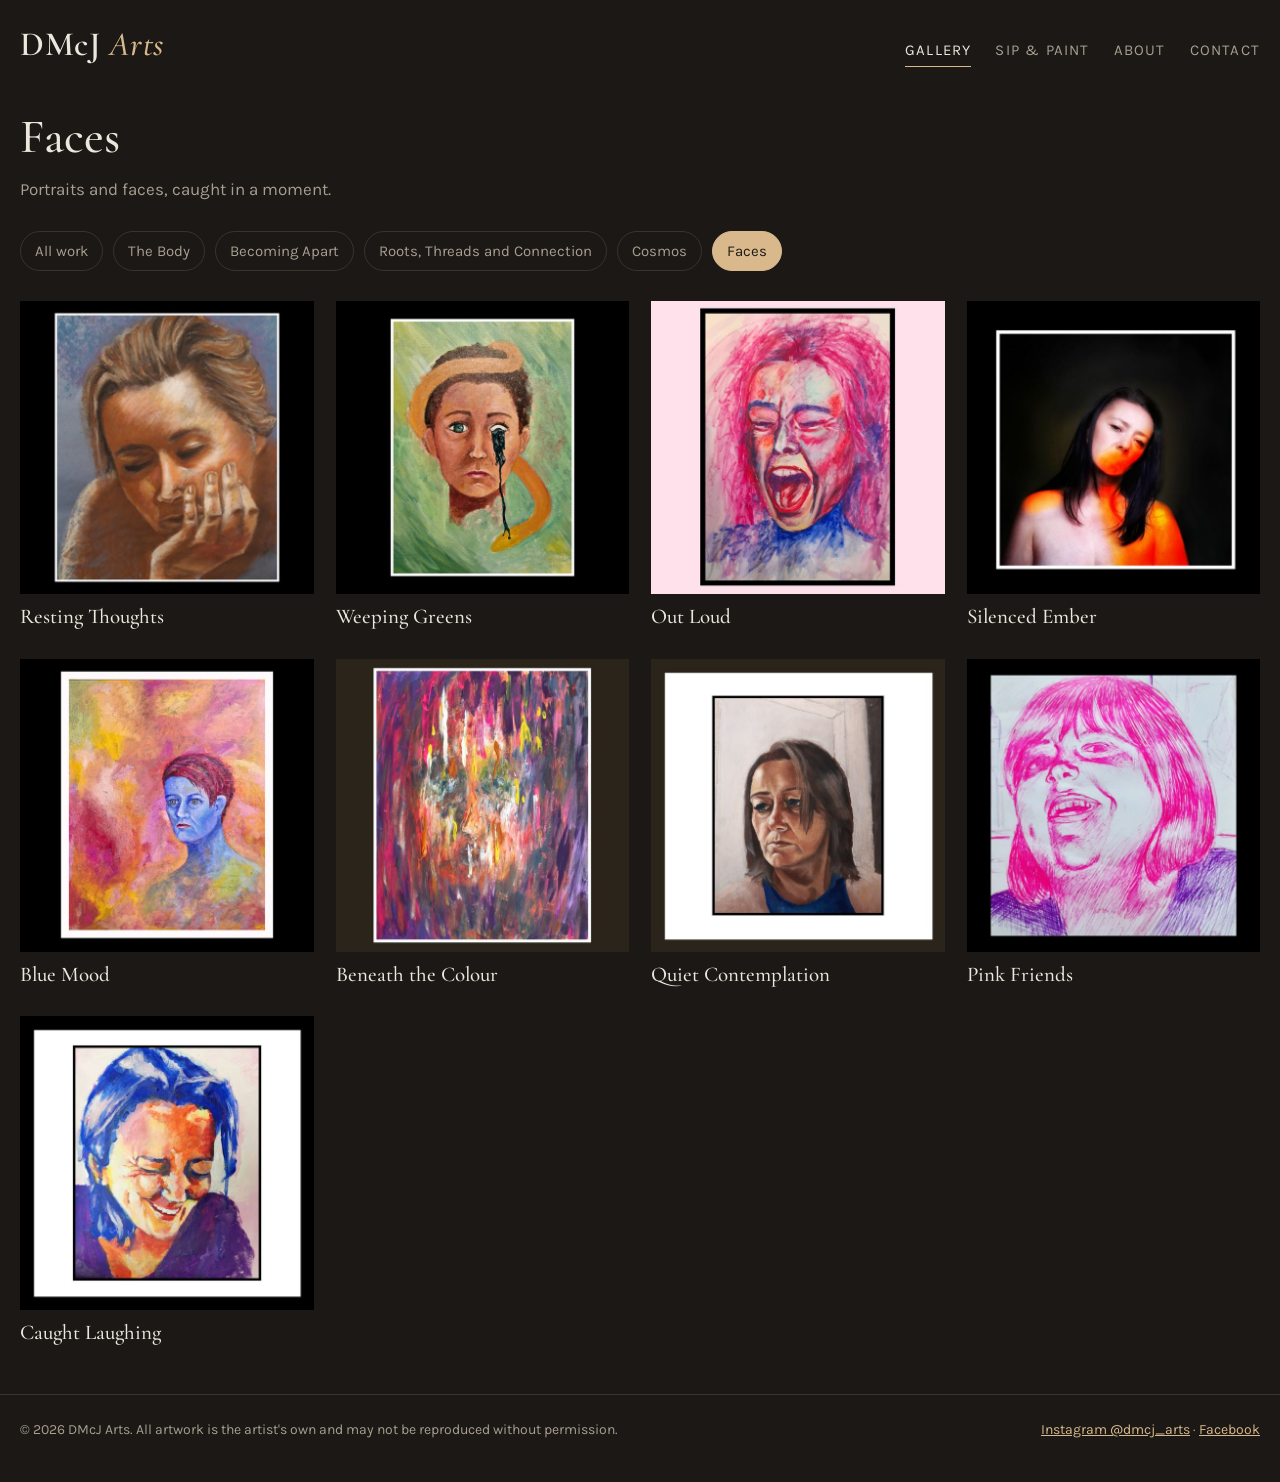
<file: faces.html>
<!doctype html>
<html lang="en-GB">
<head>
<meta charset="utf-8">
<meta name="viewport" content="width=device-width, initial-scale=1">
<title>DMcJ Arts | Faces</title>
<meta name="description" content="Portraits and faces, caught in a moment.">
<link rel="icon" href="data:image/svg+xml,%3Csvg xmlns='http://www.w3.org/2000/svg' viewBox='0 0 64 64'%3E%3Crect width='64' height='64' rx='12' fill='%231b1815'/%3E%3Ctext x='32' y='42' font-family='Georgia,serif' font-size='26' fill='%23d9b98c' text-anchor='middle'%3EDMcJ%3C/text%3E%3C/svg%3E">
<link rel="preconnect" href="https://fonts.googleapis.com">
<link rel="preconnect" href="https://fonts.gstatic.com" crossorigin>
<link href="https://fonts.googleapis.com/css2?family=Cormorant+Garamond:ital,wght@0,500;0,600;1,500&family=Karla:wght@400;500&display=swap" rel="stylesheet">
<link rel="stylesheet" href="styles.css">
</head>
<body>
<header class="site-header">
  <a class="brand" href="index.html">DMcJ <span>Arts</span></a>
  <nav><a href="index.html" aria-current="page">Gallery</a><a href="sip-and-paint.html">Sip &amp; Paint</a><a href="about.html">About</a><a href="about.html#contact">Contact</a></nav>
</header>
<main>
<section class="intro">
  <h1>Faces</h1>
  <p>Portraits and faces, caught in a moment.</p>
</section>
<nav class="themes" aria-label="Themes"><a href="index.html">All work</a><a href="the-body.html">The Body</a><a href="becoming-apart.html">Becoming Apart</a><a href="roots-threads-and-connection.html">Roots, Threads and Connection</a><a href="cosmos.html">Cosmos</a><a href="faces.html" aria-current="page">Faces</a></nav>
<ul class="grid">
  <li><button class="work" data-index="0" aria-label="Open Resting Thoughts">
    <img src="images-thumbs/resting-thoughts.jpg" alt="Resting Thoughts. Eyes closed, cheek resting on a hand, lost somewhere in her own head." width="600" height="600" loading="eager" decoding="async">
    <span class="work-title">Resting Thoughts</span>
  </button></li>
  <li><button class="work" data-index="1" aria-label="Open Weeping Greens">
    <img src="images-thumbs/weeping-greens.jpg" alt="Weeping Greens. A young woman looks straight out at you, one clear eye and one weeping green as her pupil melts." width="600" height="600" loading="eager" decoding="async">
    <span class="work-title">Weeping Greens</span>
  </button></li>
  <li><button class="work" data-index="2" aria-label="Open Out Loud">
    <img src="images-thumbs/out-loud.jpg" alt="Out Loud. Pinks and blues pushed hard into the paper, mouth wide open." width="600" height="600" loading="eager" decoding="async">
    <span class="work-title">Out Loud</span>
  </button></li>
  <li><button class="work" data-index="3" aria-label="Open Silenced Ember">
    <img src="images-thumbs/silenced-ember.jpg" alt="Silenced Ember. A band of orange light falls across the mouth and shoulder, the rest left in shadow." width="600" height="600" loading="eager" decoding="async">
    <span class="work-title">Silenced Ember</span>
  </button></li>
  <li><button class="work" data-index="4" aria-label="Open Blue Mood">
    <img src="images-thumbs/blue-mood.jpg" alt="Blue Mood. A blue face with deep red hair, steady and serious, surrounded by warm, hazy colour." width="600" height="600" loading="eager" decoding="async">
    <span class="work-title">Blue Mood</span>
  </button></li>
  <li><button class="work" data-index="5" aria-label="Open Beneath the Colour">
    <img src="images-thumbs/beneath-the-colour.jpg" alt="Beneath the Colour. Look long enough and a face surfaces through the drips and drags of paint." width="600" height="600" loading="eager" decoding="async">
    <span class="work-title">Beneath the Colour</span>
  </button></li>
  <li><button class="work" data-index="6" aria-label="Open Quiet Contemplation">
    <img src="images-thumbs/quiet-contemplation.jpg" alt="Quiet Contemplation. A woman looks down and away, caught in her own thoughts against a pale doorway." width="600" height="600" loading="lazy" decoding="async">
    <span class="work-title">Quiet Contemplation</span>
  </button></li>
  <li><button class="work" data-index="7" aria-label="Open Pink Friends">
    <img src="images-thumbs/pink-friends.jpg" alt="Pink Friends. Head thrown back, mid-laugh, built entirely from scribbled lines of pink and purple biro." width="600" height="600" loading="lazy" decoding="async">
    <span class="work-title">Pink Friends</span>
  </button></li>
  <li><button class="work" data-index="8" aria-label="Open Caught Laughing">
    <img src="images-thumbs/caught-laughing.jpg" alt="Caught Laughing. Eyes closed, head tipped down, mid-laugh." width="600" height="600" loading="lazy" decoding="async">
    <span class="work-title">Caught Laughing</span>
  </button></li>
</ul>
</main>
<div class="lightbox" id="lightbox" role="dialog" aria-modal="true" aria-labelledby="lb-title" hidden>
  <button class="lb-close" aria-label="Close">×</button>
  <button class="lb-prev" aria-label="Previous artwork">‹</button>
  <figure>
    <div class="lb-media"><img id="lb-img" alt=""></div>
    <figcaption>
      <h2 id="lb-title"></h2>
      <p id="lb-caption"></p>
      <p id="lb-medium" class="medium"></p>
      <div id="lb-thumbs" class="lb-thumbs"></div>
      <p class="enquire">Interested in this piece? <a href="https://www.instagram.com/dmcj_arts/">Message me on Instagram</a> or <a href="https://www.facebook.com/profile.php?id=61595677577819">Facebook</a>.</p>
    </figcaption>
  </figure>
  <button class="lb-next" aria-label="Next artwork">›</button>
</div>
<script>window.WORKS=[{"title": "Resting Thoughts", "slug": "resting-thoughts", "images": ["resting-thoughts.jpg"], "caption": "Eyes closed, cheek resting on a hand, lost somewhere in her own head. Soft pastel lets the light settle gently on the skin.", "medium": "Soft pastel · approx. 30 × 35 cm"}, {"title": "Weeping Greens", "slug": "weeping-greens", "images": ["weeping-greens.jpg"], "caption": "A young woman looks straight out at you, one clear eye and one weeping green as her pupil melts. An orange ribbon winds around them. Some sadness arrives early and stays a long time.", "medium": "Acrylic on canvas board · approx. 30 × 42 cm"}, {"title": "Out Loud", "slug": "out-loud", "images": ["out-loud.jpg"], "caption": "Pinks and blues pushed hard into the paper, mouth wide open. Some feelings don't want to be tidied up or made polite. This one is allowed to take up the whole page.", "medium": "Water-soluble oil pastel · approx. 29 × 42 cm"}, {"title": "Silenced Ember", "slug": "silenced-ember", "images": ["silenced-ember.jpg"], "caption": "A band of orange light falls across the mouth and shoulder, the rest left in shadow. Light can hide as much as it shows, and darkness can reveal more than we can see.", "medium": "Photography · prints available in various sizes"}, {"title": "Blue Mood", "slug": "blue-mood", "images": ["blue-mood.jpg"], "caption": "A blue face with deep red hair, steady and serious, surrounded by warm, hazy colour. The world can be bright while you feel anything but.", "medium": "Acrylic on canvas · approx. 40 × 65 cm"}, {"title": "Beneath the Colour", "slug": "beneath-the-colour", "images": ["beneath-the-colour.jpg"], "caption": "Look long enough and a face surfaces through the drips and drags of paint. It was always there under the noise.", "medium": "Acrylic on board · approx. 40 × 65 cm"}, {"title": "Quiet Contemplation", "slug": "quiet-contemplation", "images": ["quiet-contemplation.jpg"], "caption": "A woman looks down and away, caught in her own thoughts against a pale doorway. The kind of stillness you only see when someone thinks no one is looking.", "medium": "Oil on canvas · approx. 40 × 60 cm"}, {"title": "Pink Friends", "slug": "pink-friends", "images": ["pink-friends.jpg"], "caption": "Head thrown back, mid-laugh, built entirely from scribbled lines of pink and purple biro. Joyful memories.", "medium": "Ballpoint pen on paper · approx. 21 × 29 cm"}, {"title": "Caught Laughing", "slug": "caught-laughing", "images": ["caught-laughing.jpg"], "caption": "Eyes closed, head tipped down, mid-laugh. Bright blue hair and warm oranges for a moment of pure, unguarded joy.", "medium": "Acrylic · approx. 20 × 28 cm"}];</script>
<script src="script.js"></script>
<footer class="site-footer">
  <p>© 2026 DMcJ Arts. All artwork is the artist's own and may not be reproduced without permission.</p>
  <p><a href="https://www.instagram.com/dmcj_arts/" rel="me">Instagram @dmcj_arts</a> · <a href="https://www.facebook.com/profile.php?id=61595677577819" rel="me">Facebook</a></p>
</footer>
</body>
</html>
</file>
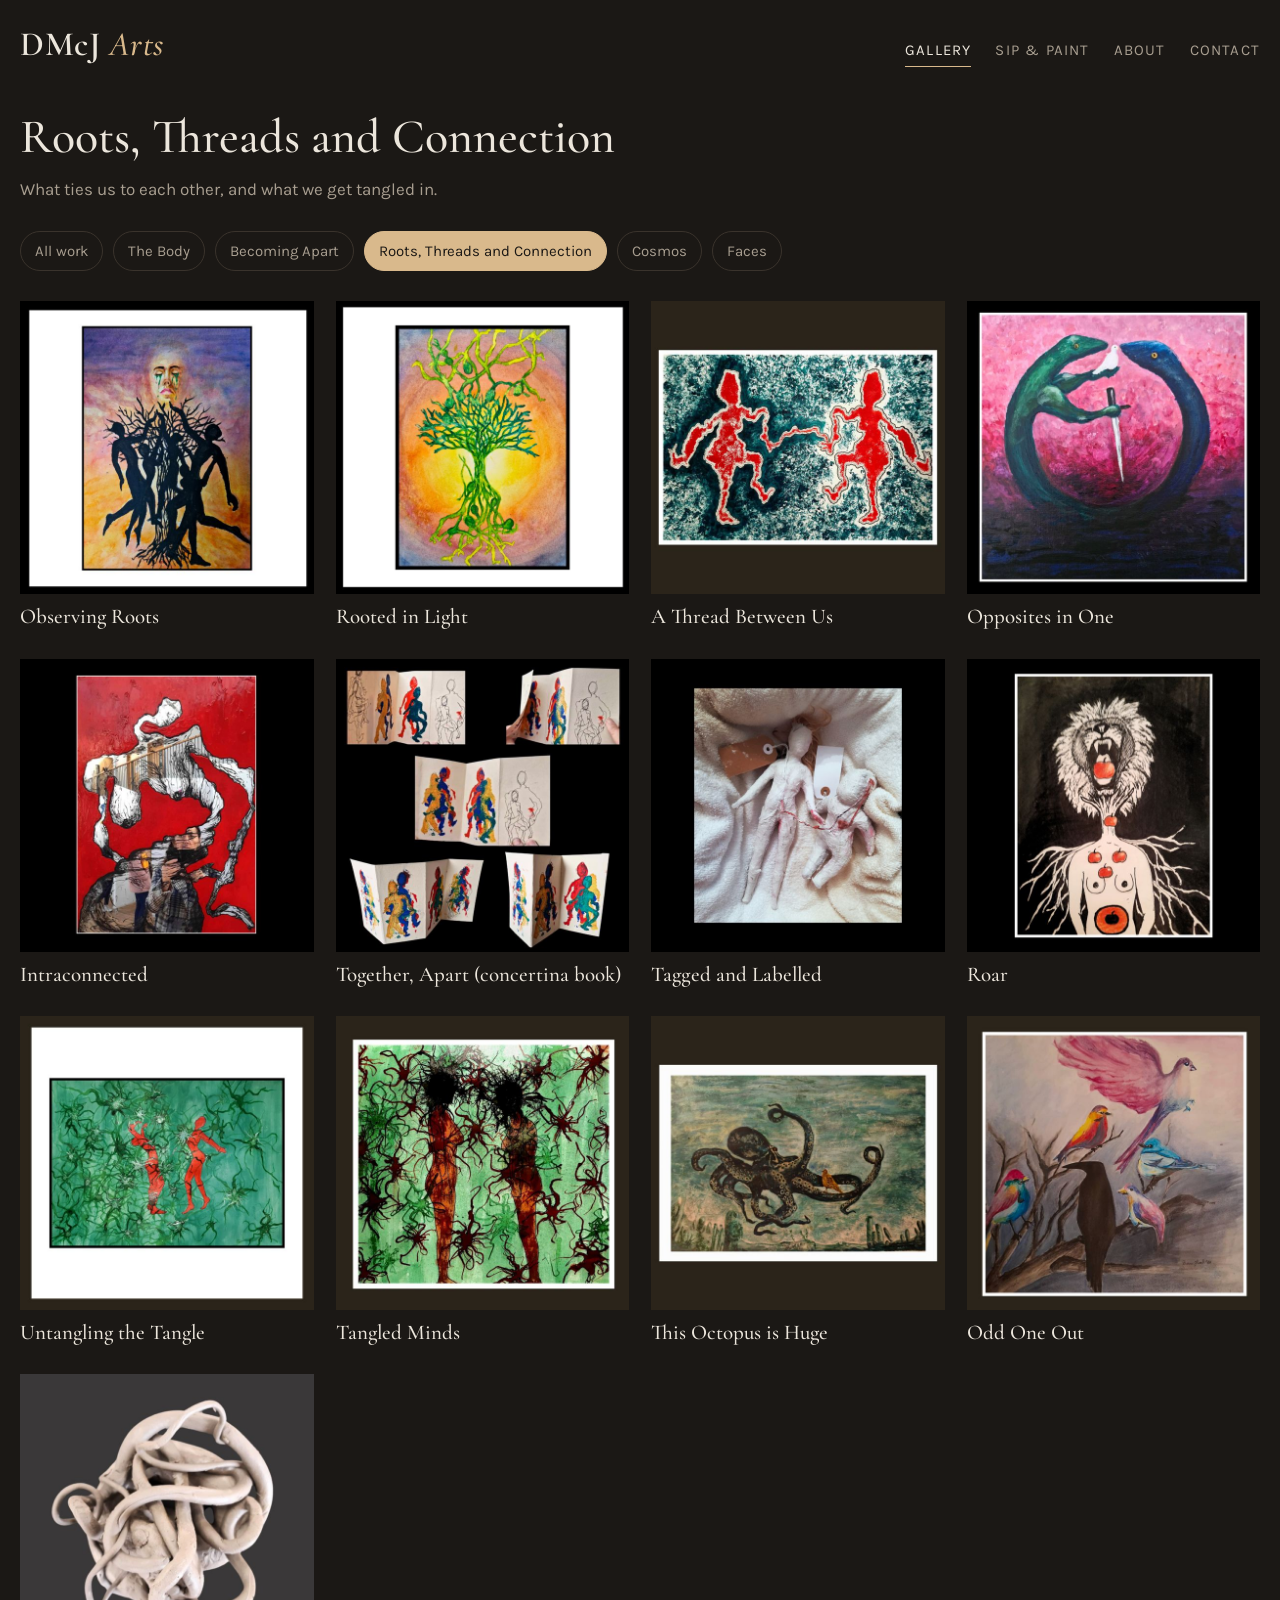
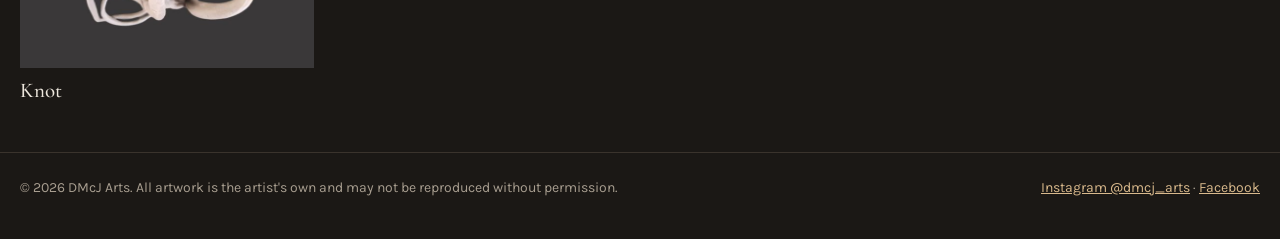
<file: roots-threads-and-connection.html>
<!doctype html>
<html lang="en-GB">
<head>
<meta charset="utf-8">
<meta name="viewport" content="width=device-width, initial-scale=1">
<title>DMcJ Arts | Roots, Threads and Connection</title>
<meta name="description" content="What ties us to each other, and what we get tangled in.">
<link rel="icon" href="data:image/svg+xml,%3Csvg xmlns='http://www.w3.org/2000/svg' viewBox='0 0 64 64'%3E%3Crect width='64' height='64' rx='12' fill='%231b1815'/%3E%3Ctext x='32' y='42' font-family='Georgia,serif' font-size='26' fill='%23d9b98c' text-anchor='middle'%3EDMcJ%3C/text%3E%3C/svg%3E">
<link rel="preconnect" href="https://fonts.googleapis.com">
<link rel="preconnect" href="https://fonts.gstatic.com" crossorigin>
<link href="https://fonts.googleapis.com/css2?family=Cormorant+Garamond:ital,wght@0,500;0,600;1,500&family=Karla:wght@400;500&display=swap" rel="stylesheet">
<link rel="stylesheet" href="styles.css">
</head>
<body>
<header class="site-header">
  <a class="brand" href="index.html">DMcJ <span>Arts</span></a>
  <nav><a href="index.html" aria-current="page">Gallery</a><a href="sip-and-paint.html">Sip &amp; Paint</a><a href="about.html">About</a><a href="about.html#contact">Contact</a></nav>
</header>
<main>
<section class="intro">
  <h1>Roots, Threads and Connection</h1>
  <p>What ties us to each other, and what we get tangled in.</p>
</section>
<nav class="themes" aria-label="Themes"><a href="index.html">All work</a><a href="the-body.html">The Body</a><a href="becoming-apart.html">Becoming Apart</a><a href="roots-threads-and-connection.html" aria-current="page">Roots, Threads and Connection</a><a href="cosmos.html">Cosmos</a><a href="faces.html">Faces</a></nav>
<ul class="grid">
  <li><button class="work" data-index="0" aria-label="Open Observing Roots">
    <img src="images-thumbs/observing-roots.jpg" alt="Observing Roots. A face cries quietly at the top while dark figures run out of a tangle of roots below." width="600" height="600" loading="eager" decoding="async">
    <span class="work-title">Observing Roots</span>
  </button></li>
  <li><button class="work" data-index="1" aria-label="Open Rooted in Light">
    <img src="images-thumbs/rooted-in-light.jpg" alt="Rooted in Light. A tree glows against a rising sun, and if you look closely there are figures curled in its branches and roots." width="600" height="600" loading="eager" decoding="async">
    <span class="work-title">Rooted in Light</span>
  </button></li>
  <li><button class="work" data-index="2" aria-label="Open A Thread Between Us">
    <img src="images-thumbs/a-thread-between-us.jpg" alt="A Thread Between Us. Two red figures reach for each other across a sea of teal, joined by a line so thin it might snap." width="600" height="600" loading="eager" decoding="async">
    <span class="work-title">A Thread Between Us</span>
  </button></li>
  <li><button class="work" data-index="3" aria-label="Open Opposites in One">
    <img src="images-thumbs/opposites-in-one.jpg" alt="Opposites in One. Two serpents form a circle." width="600" height="600" loading="eager" decoding="async">
    <span class="work-title">Opposites in One</span>
  </button></li>
  <li><button class="work" data-index="4" aria-label="Open Intraconnected">
    <img src="images-thumbs/intraconnected.jpg" alt="Intraconnected. An abstract contorted figure drawn in fine black line, surrounded by thick red glossy paint." width="600" height="600" loading="eager" decoding="async">
    <span class="work-title">Intraconnected</span>
  </button></li>
  <li><button class="work" data-index="5" aria-label="Open Together, Apart (concertina book)">
    <img src="images-thumbs/together-apart-concertina-book.jpg" alt="Together, Apart (concertina book). A small folding book of figures printed in bold primary colours, layered over and under fine continuous-line drawings and printed onto and into each other." width="600" height="600" loading="eager" decoding="async">
    <span class="work-title">Together, Apart (concertina book)</span>
  </button></li>
  <li><button class="work" data-index="6" aria-label="Open Tagged and Labelled">
    <img src="images-thumbs/tagged-and-labelled.jpg" alt="Tagged and Labelled. Two small white figures, one larger and one smaller, lie side by side on soft towelling." width="600" height="600" loading="lazy" decoding="async">
    <span class="work-title">Tagged and Labelled</span>
  </button></li>
  <li><button class="work" data-index="7" aria-label="Open Roar">
    <img src="images-thumbs/roar.jpg" alt="Roar. A lion&#x27;s head roars with an apple caught in its jaws." width="600" height="600" loading="lazy" decoding="async">
    <span class="work-title">Roar</span>
  </button></li>
  <li><button class="work" data-index="8" aria-label="Open Untangling the Tangle">
    <img src="images-thumbs/untangling-the-tangle.jpg" alt="Untangling the Tangle. Two red figures move through a field of green star-shaped growths, glints of silver caught in the knots." width="600" height="600" loading="lazy" decoding="async">
    <span class="work-title">Untangling the Tangle</span>
  </button></li>
  <li><button class="work" data-index="9" aria-label="Open Tangled Minds">
    <img src="images-thumbs/tangled-minds.jpg" alt="Tangled Minds. Two figures stand side by side, their heads lost in dark blooms that spread into the green around them." width="600" height="600" loading="lazy" decoding="async">
    <span class="work-title">Tangled Minds</span>
  </button></li>
  <li><button class="work" data-index="10" aria-label="Open This Octopus is Huge">
    <img src="images-thumbs/this-octopus-is-huge.jpg" alt="This Octopus is Huge. An octopus drifts through murky green water with a small golden bird resting on one tentacle." width="600" height="600" loading="lazy" decoding="async">
    <span class="work-title">This Octopus is Huge</span>
  </button></li>
  <li><button class="work" data-index="11" aria-label="Open Odd One Out">
    <img src="images-thumbs/odd-one-out.jpg" alt="Odd One Out. A branch of bright, feathered birds, a pink dove taking off, and one black crow standing in the middle of it all." width="600" height="600" loading="lazy" decoding="async">
    <span class="work-title">Odd One Out</span>
  </button></li>
  <li><button class="work" data-index="12" aria-label="Open Knot">
    <img src="images-thumbs/knot.jpg" alt="Knot. Coils of clay looped and tangled around something you can&#x27;t quite see at the centre." width="600" height="600" loading="lazy" decoding="async">
    <span class="work-title">Knot</span>
  </button></li>
</ul>
</main>
<div class="lightbox" id="lightbox" role="dialog" aria-modal="true" aria-labelledby="lb-title" hidden>
  <button class="lb-close" aria-label="Close">×</button>
  <button class="lb-prev" aria-label="Previous artwork">‹</button>
  <figure>
    <div class="lb-media"><img id="lb-img" alt=""></div>
    <figcaption>
      <h2 id="lb-title"></h2>
      <p id="lb-caption"></p>
      <p id="lb-medium" class="medium"></p>
      <div id="lb-thumbs" class="lb-thumbs"></div>
      <p class="enquire">Interested in this piece? <a href="https://www.instagram.com/dmcj_arts/">Message me on Instagram</a> or <a href="https://www.facebook.com/profile.php?id=61595677577819">Facebook</a>.</p>
    </figcaption>
  </figure>
  <button class="lb-next" aria-label="Next artwork">›</button>
</div>
<script>window.WORKS=[{"title": "Observing Roots", "slug": "observing-roots", "images": ["observing-roots.jpg"], "caption": "A face cries quietly at the top while dark figures run out of a tangle of roots below. All that movement, and life, all heading in different directions.", "medium": "Watercolour and ink · approx. 21 × 29 cm"}, {"title": "Rooted in Light", "slug": "rooted-in-light", "images": ["rooted-in-light.jpg"], "caption": "A tree glows against a rising sun, and if you look closely there are figures curled in its branches and roots. Growth that holds people inside it.", "medium": "Watercolour on paper · approx. 21 × 29 cm"}, {"title": "A Thread Between Us", "slug": "a-thread-between-us", "images": ["a-thread-between-us.jpg"], "caption": "Two red figures reach for each other across a sea of teal, joined by a line so thin it might snap. Connection doesn't always look sturdy. Sometimes it's enough that it holds.", "medium": "Acrylic and ink on paper · approx. 42 × 60 cm"}, {"title": "Opposites in One", "slug": "opposites-in-one", "images": ["opposites-in-one.jpg"], "caption": "Two serpents form a circle. One holds out a white dove to the other and a knife gently points down and away from them both. Forgiving, caring and nurturing all parts of the self.", "medium": "Acrylic on canvas · approx. 20 × 20 cm"}, {"title": "Intraconnected", "slug": "intraconnected", "images": ["intraconnected.jpg"], "caption": "An abstract contorted figure drawn in fine black line, surrounded by thick red glossy paint. Inside the body the mirrored surface is visible, and you glimpse a gallery and someone taking a picture with their phone. Who's looking at whom here, or who is whom here?", "medium": "Mixed media paints on an acrylic mirrored sheet · approx. 45 × 70 cm"}, {"title": "Together, Apart (concertina book)", "slug": "together-apart-concertina-book", "images": ["together-apart-concertina-book.jpg"], "caption": "A small folding book of figures printed in bold primary colours, layered over and under fine continuous-line drawings and printed onto and into each other. Pages fold open so the figures meet, overlap and separate again.", "medium": "Printed acrylic and pen in a hand-folded concertina book · approx. 15 × 30 cm closed"}, {"title": "Tagged and Labelled", "slug": "tagged-and-labelled", "images": ["tagged-and-labelled.jpg"], "caption": "Two small white figures, one larger and one smaller, lie side by side on soft towelling. A red thread links them between the abdomen and the brain, and both wear blank tags. What labels get attached to us, and who gets to write them?", "medium": "Mixed media · approx. 30 × 30 cm (including container with towelling)"}, {"title": "Roar", "slug": "roar", "images": ["roar.jpg"], "caption": "A lion's head roars with an apple caught in its jaws. Beneath it, roots spread through a body carrying more apples, one held right at the centre. Strength and vulnerability drawn on the same body.", "medium": "Pen and ink with red · approx. 21 × 29 cm"}, {"title": "Untangling the Tangle", "slug": "untangling-the-tangle", "images": ["untangling-the-tangle.jpg"], "caption": "Two red figures move through a field of green star-shaped growths, glints of silver caught in the knots. Finding your way when everything around, among and within us seems lost.", "medium": "Watercolour, ink and metallic paint on paper · approx. 29 × 42 cm"}, {"title": "Tangled Minds", "slug": "tangled-minds", "images": ["tangled-minds.jpg"], "caption": "Two figures stand side by side, their heads lost in dark blooms that spread into the green around them. Close enough to touch, both caught in their own storm, or is it the same storm?", "medium": "Ink and watercolour · approx. 30 × 30 cm"}, {"title": "This Octopus is Huge", "slug": "this-octopus-is-huge", "images": ["this-octopus-is-huge.jpg"], "caption": "An octopus drifts through murky green water with a small golden bird resting on one tentacle. Two creatures from different worlds, somehow sharing the same space.", "medium": "Mixed media on paper · approx. 42 × 60 cm"}, {"title": "Odd One Out", "slug": "odd-one-out", "images": ["odd-one-out.jpg"], "caption": "A branch of bright, feathered birds, a pink dove taking off, and one black crow standing in the middle of it all. We all know which one we've felt like.", "medium": "Watercolour on paper · approx. 30 × 30 cm"}, {"title": "Knot", "slug": "knot", "images": ["knot.jpg"], "caption": "Coils of clay looped and tangled around something you can't quite see at the centre. Some things are easier to hold than to untangle.", "medium": "Clay · approx. 10 × 10 × 10 cm"}];</script>
<script src="script.js"></script>
<footer class="site-footer">
  <p>© 2026 DMcJ Arts. All artwork is the artist's own and may not be reproduced without permission.</p>
  <p><a href="https://www.instagram.com/dmcj_arts/" rel="me">Instagram @dmcj_arts</a> · <a href="https://www.facebook.com/profile.php?id=61595677577819" rel="me">Facebook</a></p>
</footer>
</body>
</html>
</file>
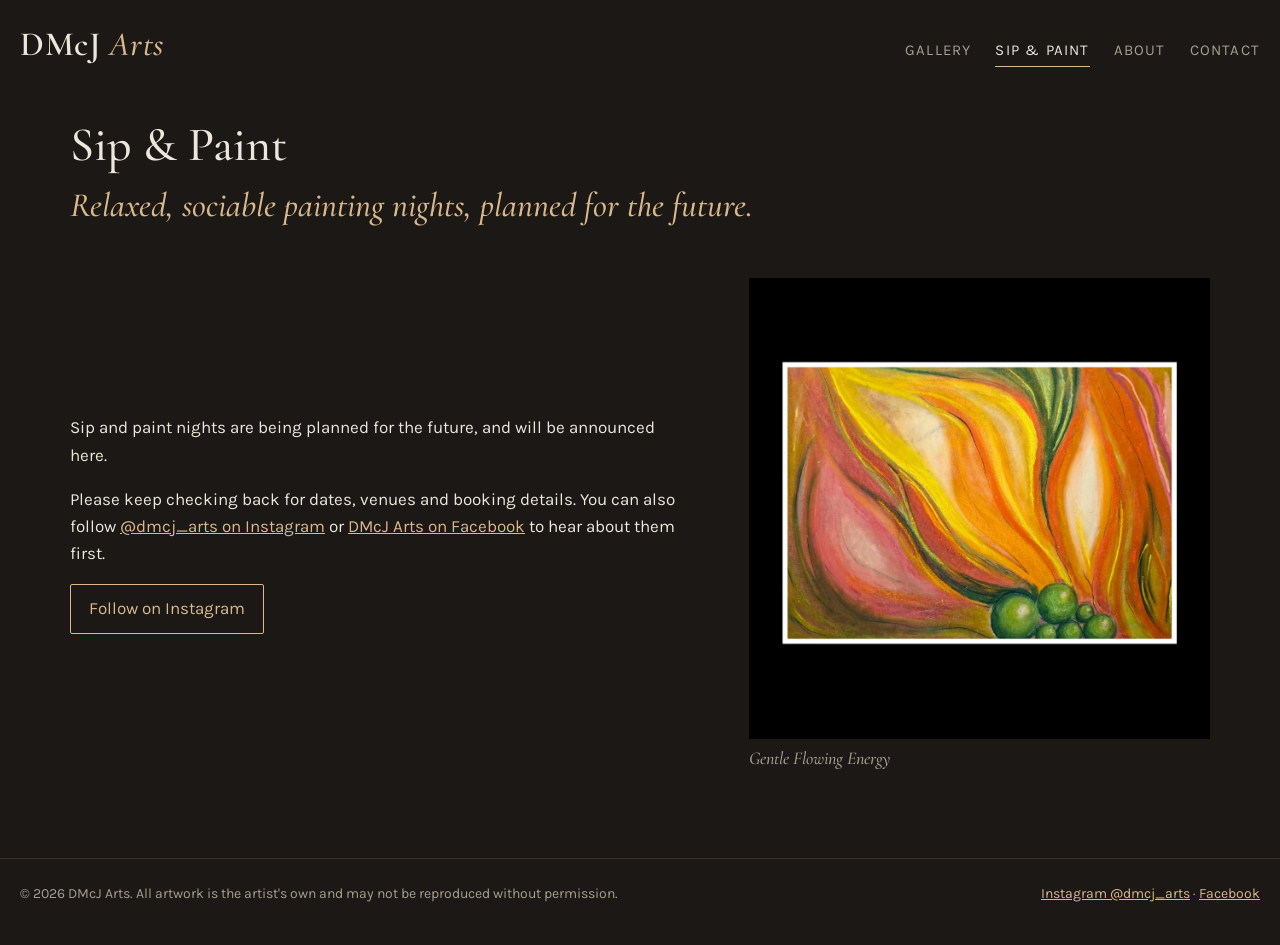
<file: sip-and-paint.html>
<!doctype html>
<html lang="en-GB">
<head>
<meta charset="utf-8">
<meta name="viewport" content="width=device-width, initial-scale=1">
<title>DMcJ Arts | Sip &amp; Paint</title>
<meta name="description" content="Sip and paint nights with DMcJ Arts, being planned for the future.">
<link rel="icon" href="data:image/svg+xml,%3Csvg xmlns='http://www.w3.org/2000/svg' viewBox='0 0 64 64'%3E%3Crect width='64' height='64' rx='12' fill='%231b1815'/%3E%3Ctext x='32' y='42' font-family='Georgia,serif' font-size='26' fill='%23d9b98c' text-anchor='middle'%3EDMcJ%3C/text%3E%3C/svg%3E">
<link rel="preconnect" href="https://fonts.googleapis.com">
<link rel="preconnect" href="https://fonts.gstatic.com" crossorigin>
<link href="https://fonts.googleapis.com/css2?family=Cormorant+Garamond:ital,wght@0,500;0,600;1,500&family=Karla:wght@400;500&display=swap" rel="stylesheet">
<link rel="stylesheet" href="styles.css">
</head>
<body>
<header class="site-header">
  <a class="brand" href="index.html">DMcJ <span>Arts</span></a>
  <nav><a href="index.html">Gallery</a><a href="sip-and-paint.html" aria-current="page">Sip &amp; Paint</a><a href="about.html">About</a><a href="about.html#contact">Contact</a></nav>
</header>
<main class="about">
<header class="about-hero">
  <h1>Sip &amp; Paint</h1>
  <p class="lede">Relaxed, sociable painting nights, planned for the future.</p>
</header>
<section class="about-split">
  <div class="about-text">
    <p>Sip and paint nights are being planned for the future, and will be announced here.</p>
    <p>Please keep checking back for dates, venues and booking details. You can also follow <a href="https://www.instagram.com/dmcj_arts/">@dmcj_arts on Instagram</a> or <a href="https://www.facebook.com/profile.php?id=61595677577819">DMcJ Arts on Facebook</a> to hear about them first.</p>
    <p><a class="button" href="https://www.instagram.com/dmcj_arts/">Follow on Instagram</a></p>
  </div>
  <figure class="about-fig"><img src="images-large/gentle-flowing-protection.jpg" alt="Gentle Flowing Energy, by DMcJ Arts" loading="lazy" width="1080" height="1080"><figcaption>Gentle Flowing Energy</figcaption></figure>
</section>
</main>
<footer class="site-footer">
  <p>© 2026 DMcJ Arts. All artwork is the artist's own and may not be reproduced without permission.</p>
  <p><a href="https://www.instagram.com/dmcj_arts/" rel="me">Instagram @dmcj_arts</a> · <a href="https://www.facebook.com/profile.php?id=61595677577819" rel="me">Facebook</a></p>
</footer>
</body>
</html>
</file>
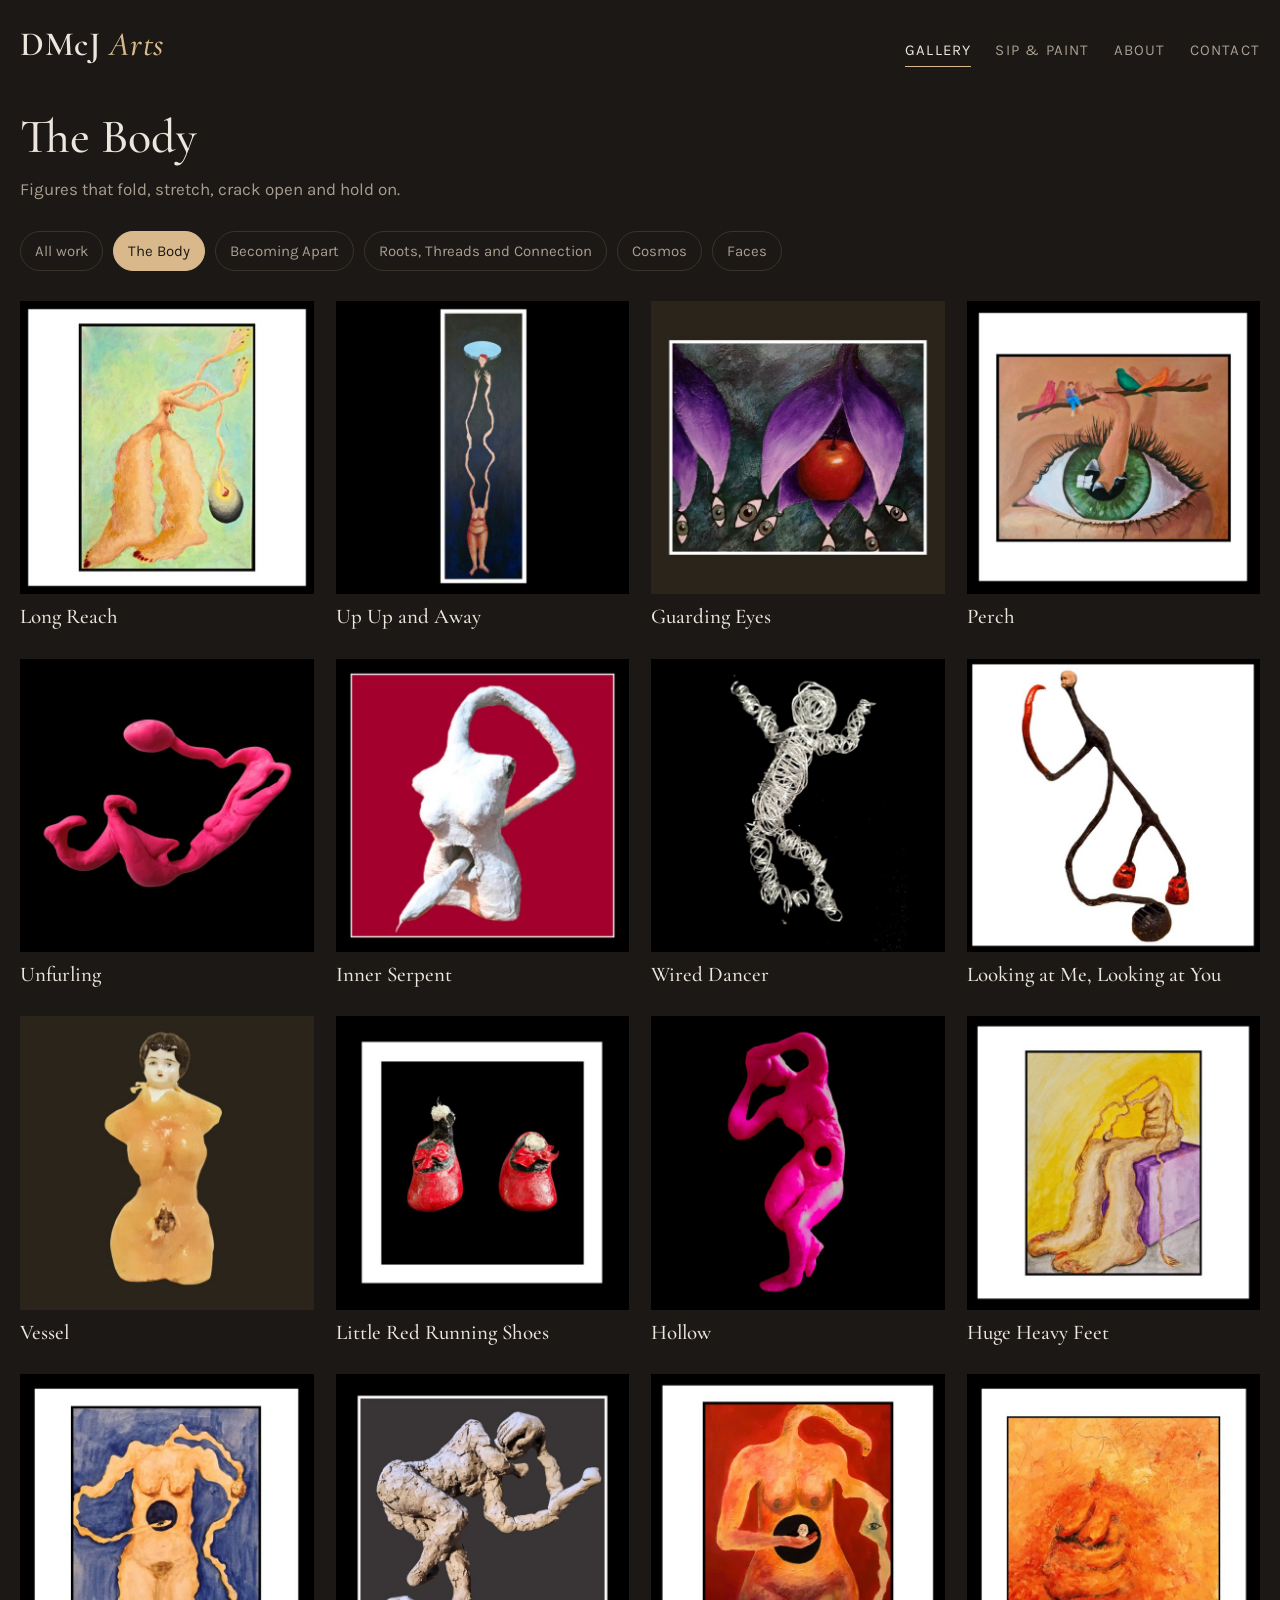
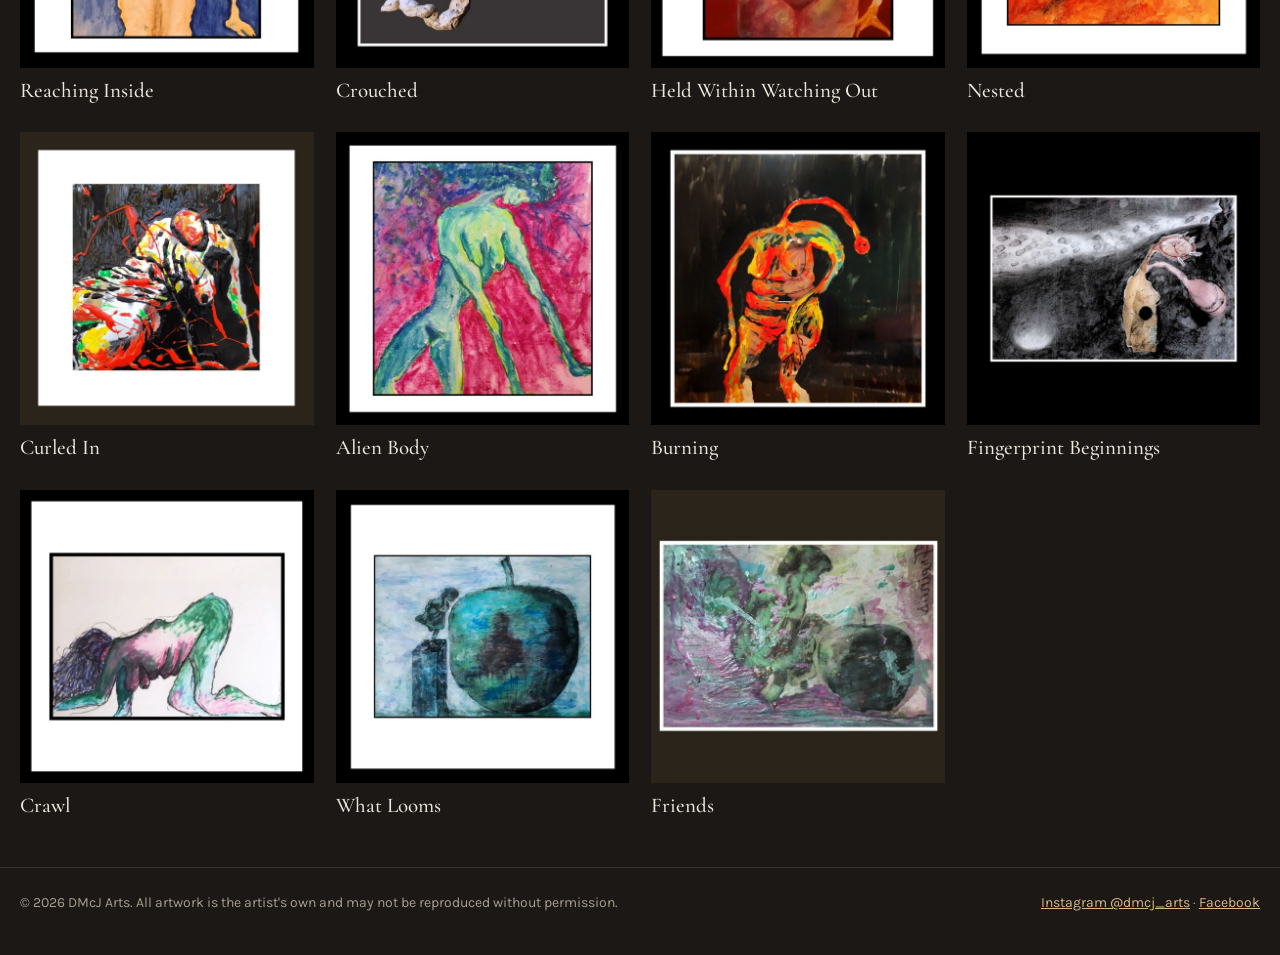
<file: the-body.html>
<!doctype html>
<html lang="en-GB">
<head>
<meta charset="utf-8">
<meta name="viewport" content="width=device-width, initial-scale=1">
<title>DMcJ Arts | The Body</title>
<meta name="description" content="Figures that fold, stretch, crack open and hold on.">
<link rel="icon" href="data:image/svg+xml,%3Csvg xmlns='http://www.w3.org/2000/svg' viewBox='0 0 64 64'%3E%3Crect width='64' height='64' rx='12' fill='%231b1815'/%3E%3Ctext x='32' y='42' font-family='Georgia,serif' font-size='26' fill='%23d9b98c' text-anchor='middle'%3EDMcJ%3C/text%3E%3C/svg%3E">
<link rel="preconnect" href="https://fonts.googleapis.com">
<link rel="preconnect" href="https://fonts.gstatic.com" crossorigin>
<link href="https://fonts.googleapis.com/css2?family=Cormorant+Garamond:ital,wght@0,500;0,600;1,500&family=Karla:wght@400;500&display=swap" rel="stylesheet">
<link rel="stylesheet" href="styles.css">
</head>
<body>
<header class="site-header">
  <a class="brand" href="index.html">DMcJ <span>Arts</span></a>
  <nav><a href="index.html" aria-current="page">Gallery</a><a href="sip-and-paint.html">Sip &amp; Paint</a><a href="about.html">About</a><a href="about.html#contact">Contact</a></nav>
</header>
<main>
<section class="intro">
  <h1>The Body</h1>
  <p>Figures that fold, stretch, crack open and hold on.</p>
</section>
<nav class="themes" aria-label="Themes"><a href="index.html">All work</a><a href="the-body.html" aria-current="page">The Body</a><a href="becoming-apart.html">Becoming Apart</a><a href="roots-threads-and-connection.html">Roots, Threads and Connection</a><a href="cosmos.html">Cosmos</a><a href="faces.html">Faces</a></nav>
<ul class="grid">
  <li><button class="work" data-index="0" aria-label="Open Long Reach">
    <img src="images-thumbs/long-reach.jpg" alt="Long Reach. Heavy legs rooted to the ground, arms and neck stretched impossibly long, the neck bending downward toward a small glowing orb." width="600" height="600" loading="eager" decoding="async">
    <span class="work-title">Long Reach</span>
  </button></li>
  <li><button class="work" data-index="1" aria-label="Open Up Up and Away">
    <img src="images-thumbs/up-up-and-away.jpg" alt="Up Up and Away. At the bottom, a headless figure stretches her arms impossibly long to catch her head." width="600" height="600" loading="eager" decoding="async">
    <span class="work-title">Up Up and Away</span>
  </button></li>
  <li><button class="work" data-index="2" aria-label="Open Guarding Eyes">
    <img src="images-thumbs/guarding-eyes.jpg" alt="Guarding Eyes. Purple petals hang like a cradle around a single red apple, and beneath them, eyes." width="600" height="600" loading="eager" decoding="async">
    <span class="work-title">Guarding Eyes</span>
  </button></li>
  <li><button class="work" data-index="3" aria-label="Open Perch">
    <img src="images-thumbs/perch.jpg" alt="Perch. A hand pushes up through the pupil of a huge green eye, holding a branch where bright birds and one small person sit." width="600" height="600" loading="eager" decoding="async">
    <span class="work-title">Perch</span>
  </button></li>
  <li><button class="work" data-index="4" aria-label="Open Unfurling">
    <img src="images-thumbs/unfurling.jpg" alt="Unfurling. A long pink figure stretches out, rounded head lifted on a slender neck." width="600" height="600" loading="eager" decoding="async">
    <span class="work-title">Unfurling</span>
  </button></li>
  <li><button class="work" data-index="5" aria-label="Open Inner Serpent">
    <img src="images-thumbs/inner-serpent.jpg" alt="Inner Serpent. A white torso with the neck arching above, then behind and down, before reaching into the back and emerging through the hole in the abdomen." width="600" height="600" loading="eager" decoding="async">
    <span class="work-title">Inner Serpent</span>
  </button></li>
  <li><button class="work" data-index="6" aria-label="Open Wired Dancer">
    <img src="images-thumbs/wired-dancer.jpg" alt="Wired Dancer. A figure made from looping silver wire, mid-leap, arms flung up." width="600" height="600" loading="lazy" decoding="async">
    <span class="work-title">Wired Dancer</span>
  </button></li>
  <li><button class="work" data-index="7" aria-label="Open Looking at Me, Looking at You">
    <img src="images-thumbs/looking-at-me-looking-at-you.jpg" alt="Looking at Me, Looking at You. A long, spindly figure with a tiny porcelain face, little red shoes and a weight trailing behind." width="600" height="600" loading="lazy" decoding="async">
    <span class="work-title">Looking at Me, Looking at You</span>
  </button></li>
  <li><button class="work" data-index="8" aria-label="Open Vessel">
    <img src="images-thumbs/vessel.jpg" alt="Vessel. A small torso with a porcelain doll&#x27;s head, an opening worn into its middle where a child&#x27;s doll head peeks out." width="600" height="600" loading="lazy" decoding="async">
    <span class="work-title">Vessel</span>
  </button></li>
  <li><button class="work" data-index="9" aria-label="Open Little Red Running Shoes">
    <img src="images-thumbs/little-red-running-shoes.jpg" alt="Little Red Running Shoes. A tiny pair of red shoes with ribbon bows, and part ankles." width="600" height="600" loading="lazy" decoding="async">
    <span class="work-title">Little Red Running Shoes</span>
  </button></li>
  <li><button class="work" data-index="10" aria-label="Open Hollow">
    <img src="images-thumbs/hollow.jpg" alt="Hollow. A bright pink figure, curved and twisting, with a hole right through the abdomen." width="600" height="600" loading="lazy" decoding="async">
    <span class="work-title">Hollow</span>
  </button></li>
  <li><button class="work" data-index="11" aria-label="Open Huge Heavy Feet">
    <img src="images-thumbs/huge-heavy-feet.jpg" alt="Huge Heavy Feet. A figure sits on a purple block, with an extended, stretched, spindly neck and a tiny head at the end as if bowed, feet grown huge and heavy beneath her." width="600" height="600" loading="lazy" decoding="async">
    <span class="work-title">Huge Heavy Feet</span>
  </button></li>
  <li><button class="work" data-index="12" aria-label="Open Reaching Inside">
    <img src="images-thumbs/reaching-inside.jpg" alt="Reaching Inside. An abstract figure against deep blue with a dark circle at her centre." width="600" height="600" loading="lazy" decoding="async">
    <span class="work-title">Reaching Inside</span>
  </button></li>
  <li><button class="work" data-index="13" aria-label="Open Crouched">
    <img src="images-thumbs/crouched.jpg" alt="Crouched. A clay figure folded tight, limbs wrapped and twisted around itself." width="600" height="600" loading="lazy" decoding="async">
    <span class="work-title">Crouched</span>
  </button></li>
  <li><button class="work" data-index="14" aria-label="Open Held Within Watching Out">
    <img src="images-thumbs/held-within-watching-out.jpg" alt="Held Within Watching Out. A figure in warm reds with a snake head carries a dark opening at her centre, and inside it, a hand cradling a tiny face." width="600" height="600" loading="lazy" decoding="async">
    <span class="work-title">Held Within Watching Out</span>
  </button></li>
  <li><button class="work" data-index="15" aria-label="Open Nested">
    <img src="images-thumbs/nested.jpg" alt="Nested. A figure curls into itself, almost disappearing into warm, cracked oranges." width="600" height="600" loading="lazy" decoding="async">
    <span class="work-title">Nested</span>
  </button></li>
  <li><button class="work" data-index="16" aria-label="Open Curled In">
    <img src="images-thumbs/curled-in.jpg" alt="Curled In. A figure folds in on itself under glossy pours of black, red and yellow." width="600" height="600" loading="lazy" decoding="async">
    <span class="work-title">Curled In</span>
  </button></li>
  <li><button class="work" data-index="17" aria-label="Open Alien Body">
    <img src="images-thumbs/alien-body.jpg" alt="Alien Body. A green figure folds forward against hot pink, hair spilling into blue and violet." width="600" height="600" loading="lazy" decoding="async">
    <span class="work-title">Alien Body</span>
  </button></li>
  <li><button class="work" data-index="18" aria-label="Open Burning">
    <img src="images-thumbs/burning.jpg" alt="Burning. A figure blazes in poured orange, red and yellow against the dark." width="600" height="600" loading="lazy" decoding="async">
    <span class="work-title">Burning</span>
  </button></li>
  <li><button class="work" data-index="19" aria-label="Open Fingerprint Beginnings">
    <img src="images-thumbs/fingerprint-beginnings.jpg" alt="Fingerprint Beginnings. Charcoal darkness covered in smudged fingerprints, and a collaged figure with something growing inside." width="600" height="600" loading="lazy" decoding="async">
    <span class="work-title">Fingerprint Beginnings</span>
  </button></li>
  <li><button class="work" data-index="20" aria-label="Open Crawl">
    <img src="images-thumbs/crawl.jpg" alt="Crawl. A figure on hands and knees, hair spilling forward, body washed in greens and pinks." width="600" height="600" loading="lazy" decoding="async">
    <span class="work-title">Crawl</span>
  </button></li>
  <li><button class="work" data-index="21" aria-label="Open What Looms">
    <img src="images-thumbs/what-looms.jpg" alt="What Looms. A small figure stands on a pillar, face to face with an enormous apple." width="600" height="600" loading="lazy" decoding="async">
    <span class="work-title">What Looms</span>
  </button></li>
  <li><button class="work" data-index="22" aria-label="Open Friends">
    <img src="images-thumbs/friends.jpg" alt="Friends. Two different-sized, soft, half-formed figures stand beside a dark apple, colours layered and scraped back." width="600" height="600" loading="lazy" decoding="async">
    <span class="work-title">Friends</span>
  </button></li>
</ul>
</main>
<div class="lightbox" id="lightbox" role="dialog" aria-modal="true" aria-labelledby="lb-title" hidden>
  <button class="lb-close" aria-label="Close">×</button>
  <button class="lb-prev" aria-label="Previous artwork">‹</button>
  <figure>
    <div class="lb-media"><img id="lb-img" alt=""></div>
    <figcaption>
      <h2 id="lb-title"></h2>
      <p id="lb-caption"></p>
      <p id="lb-medium" class="medium"></p>
      <div id="lb-thumbs" class="lb-thumbs"></div>
      <p class="enquire">Interested in this piece? <a href="https://www.instagram.com/dmcj_arts/">Message me on Instagram</a> or <a href="https://www.facebook.com/profile.php?id=61595677577819">Facebook</a>.</p>
    </figcaption>
  </figure>
  <button class="lb-next" aria-label="Next artwork">›</button>
</div>
<script>window.WORKS=[{"title": "Long Reach", "slug": "long-reach", "images": ["long-reach.jpg"], "caption": "Heavy legs rooted to the ground, arms and neck stretched impossibly long, the neck bending downward toward a small glowing orb. How far would you reach for a little bit of light?", "medium": "Acrylic on canvas board · approx. 30 × 40 cm"}, {"title": "Up Up and Away", "slug": "up-up-and-away", "images": ["up-up-and-away.jpg"], "caption": "At the bottom, a headless figure stretches her arms impossibly long to catch her head. At the top, a circle opens out to a blue sky where the head appears to be trying to escape. Climbing out and pulling yourself through?", "medium": "Acrylic on tall narrow canvas · approx. 25 × 110 cm"}, {"title": "Guarding Eyes", "slug": "guarding-eyes", "images": ["guarding-eyes.jpg"], "caption": "Purple petals hang like a cradle around a single red apple, and beneath them, eyes. Something precious, something that needs guarding, and the feeling of being watched while you hold it.", "medium": "Acrylic on canvas · approx. 25 × 25 cm"}, {"title": "Perch", "slug": "perch", "images": ["perch.jpg"], "caption": "A hand pushes up through the pupil of a huge green eye, holding a branch where bright birds and one small person sit. What we see shapes where we find somewhere to rest.", "medium": "Acrylic on canvas · approx. 60 × 80 cm"}, {"title": "Unfurling", "slug": "unfurling", "images": ["unfurling.jpg"], "caption": "A long pink figure stretches out, rounded head lifted on a slender neck. Soft, bendy, mid-movement. Like waking up after a long time curled small.", "medium": "Modelling clay · approx. 12 × 10 × 3 cm"}, {"title": "Inner Serpent", "slug": "inner-serpent", "images": ["inner-serpent.jpg"], "caption": "A white torso with the neck arching above, then behind and down, before reaching into the back and emerging through the hole in the abdomen.", "medium": "Sculpture, plaster · approx. 30 cm tall"}, {"title": "Wired Dancer", "slug": "wired-dancer", "images": ["wired-dancer.jpg"], "caption": "A figure made from looping silver wire, mid-leap, arms flung up. Light and loose, and more air than solid.", "medium": "Wire sculpture · approx. 10 cm tall"}, {"title": "Looking at Me, Looking at You", "slug": "looking-at-me-looking-at-you", "images": ["looking-at-me-looking-at-you.jpg"], "caption": "A long, spindly figure with a tiny porcelain face, little red shoes and a weight trailing behind. One arm transforms into a snake and the other into an enclosed vessel that extends away from the body. Playful and heavy in the same breath.", "medium": "Mixed media sculpture with vintage doll head · approx. 90 cm tall"}, {"title": "Vessel", "slug": "vessel", "images": ["vessel.jpg"], "caption": "A small torso with a porcelain doll's head, an opening worn into its middle where a child's doll head peeks out. Fragile and solid at the same time.", "medium": "Mixed media sculpture with vintage doll heads · approx. 13 cm tall"}, {"title": "Little Red Running Shoes", "slug": "little-red-running-shoes", "images": ["little-red-running-shoes.jpg"], "caption": "A tiny pair of red shoes with ribbon bows, and part ankles. Small things can carry a lot of memory and travel with you through life.", "medium": "Mixed media · approx. 10 × 5 × 5 cm"}, {"title": "Hollow", "slug": "hollow", "images": ["hollow.jpg"], "caption": "A bright pink figure, curved and twisting, with a hole right through the abdomen. Some voids won't ever be filled.", "medium": "Modelling clay · approx. 10 cm long"}, {"title": "Huge Heavy Feet", "slug": "huge-heavy-feet", "images": ["huge-heavy-feet.jpg"], "caption": "A figure sits on a purple block, with an extended, stretched, spindly neck and a tiny head at the end as if bowed, feet grown huge and heavy beneath her. A thin thread-like arm trails down to the floor. Sometimes your body just can't move!", "medium": "Watercolour on paper · approx. 29 × 42 cm"}, {"title": "Reaching Inside", "slug": "reaching-inside", "images": ["reaching-inside.jpg"], "caption": "An abstract figure against deep blue with a dark circle at her centre. A tiny hand reaches out from it while a long arm trails behind to a small, distant face. Parts of us reaching for other parts of us.", "medium": "Watercolour · approx. 29 × 42 cm"}, {"title": "Crouched", "slug": "crouched", "images": ["crouched.jpg"], "caption": "A clay figure folded tight, limbs wrapped and twisted around itself. Rough, unfinished surfaces left as they are. Does the body know how to protect itself?", "medium": "Clay · approx. 13 cm long"}, {"title": "Held Within Watching Out", "slug": "held-within-watching-out", "images": ["held-within-watching-out.jpg"], "caption": "A figure in warm reds with a snake head carries a dark opening at her centre, and inside it, a hand cradling a tiny face. An eye looks out from the long, winding arm. What do we carry that nobody else can see?", "medium": "Acrylic on canvas · approx. 40 × 65 cm"}, {"title": "Nested", "slug": "nested", "images": ["nested.jpg"], "caption": "A figure curls into itself, almost disappearing into warm, cracked oranges. Like something resting in the heat of a fire, or hiding in it.", "medium": "Acrylic on wood with crackle texture · approx. 25 × 25 cm"}, {"title": "Curled In", "slug": "curled-in", "images": ["curled-in.jpg"], "caption": "A figure folds in on itself under glossy pours of black, red and yellow. Paint left to move where it wanted. Sometimes making yourself small is how you get through.", "medium": "Poured ceramic paint on mirrored sheet · approx. 15 × 15 cm"}, {"title": "Alien Body", "slug": "alien-body", "images": ["alien-body.jpg"], "caption": "A green figure folds forward against hot pink, hair spilling into blue and violet. Different, but not broken.", "medium": "Oil pastel and watercolour on canvas · approx. 29 × 42 cm"}, {"title": "Burning", "slug": "burning", "images": ["burning.jpg"], "caption": "A figure blazes in poured orange, red and yellow against the dark. All heat and movement.", "medium": "Ceramic and acrylic paint over mirrored sheet · approx. 15 × 15 cm"}, {"title": "Fingerprint Beginnings", "slug": "fingerprint-beginnings", "images": ["fingerprint-beginnings.jpg"], "caption": "Charcoal darkness covered in smudged fingerprints, and a collaged figure with something growing inside. The marks of being handled, and of beginnings.", "medium": "Charcoal and collage · approx. 42 × 59 cm"}, {"title": "Crawl", "slug": "crawl", "images": ["crawl.jpg"], "caption": "A figure on hands and knees, hair spilling forward, body washed in greens and pinks. Sometimes forward is slow and close to the ground.", "medium": "Ink on paper · approx. 29 × 42 cm"}, {"title": "What Looms", "slug": "what-looms", "images": ["what-looms.jpg"], "caption": "A small figure stands on a pillar, face to face with an enormous apple. Inside it, a dark shape like a shadow person. Some things feel far bigger up close than they ever should.", "medium": "Mixed media on paper · approx. 21 × 29 cm"}, {"title": "Friends", "slug": "friends", "images": ["friends.jpg"], "caption": "Two different-sized, soft, half-formed figures stand beside a dark apple, colours layered and scraped back. The word in the corner reads “Friends”, but only if you read it in a mirror.", "medium": "Mixed media · approx. 21 × 29 cm"}];</script>
<script src="script.js"></script>
<footer class="site-footer">
  <p>© 2026 DMcJ Arts. All artwork is the artist's own and may not be reproduced without permission.</p>
  <p><a href="https://www.instagram.com/dmcj_arts/" rel="me">Instagram @dmcj_arts</a> · <a href="https://www.facebook.com/profile.php?id=61595677577819" rel="me">Facebook</a></p>
</footer>
</body>
</html>
</file>
<file: styles.css>
:root{
  --bg:#1b1815; --panel:#24201c; --text:#ece6dc; --muted:#a89e90; --accent:#d9b98c; --line:#3a332c;
  --serif:"Cormorant Garamond",Georgia,serif; --sans:"Karla",system-ui,sans-serif;
}
*{box-sizing:border-box}
html{-webkit-text-size-adjust:100%}
body{margin:0;background:var(--bg);color:var(--text);font:400 17px/1.6 var(--sans)}
a{color:var(--accent)}
img{max-width:100%;display:block}
.site-header{display:flex;flex-wrap:wrap;gap:12px 32px;align-items:baseline;justify-content:space-between;
  max-width:1280px;margin:0 auto;padding:28px 20px 8px}
.brand{font:600 34px/1 var(--serif);letter-spacing:.02em;color:var(--text);text-decoration:none}
.brand span{color:var(--accent);font-style:italic;font-weight:500}
nav{display:flex;gap:24px}
nav a{color:var(--muted);text-decoration:none;font-size:15px;letter-spacing:.08em;text-transform:uppercase;padding:4px 0;border-bottom:1px solid transparent}
nav a:hover,nav a[aria-current]{color:var(--text);border-color:var(--accent)}
main{max-width:1280px;margin:0 auto;padding:0 20px 48px}
.intro{padding:36px 0 28px;max-width:640px}
h1{font:500 clamp(32px,5vw,48px)/1.1 var(--serif);margin:0 0 12px}
.intro p{color:var(--muted);margin:0}
.grid{list-style:none;margin:0;padding:0;display:grid;grid-template-columns:repeat(auto-fill,minmax(240px,1fr));gap:28px 22px}
.work{all:unset;cursor:pointer;display:block;width:100%;position:relative}
.work img{width:100%;height:auto;aspect-ratio:1/1;object-fit:cover;transition:transform .35s ease,filter .35s ease}
.work:hover img,.work:focus-visible img{transform:scale(1.015);filter:brightness(1.06)}
.work:focus-visible{outline:2px solid var(--accent);outline-offset:4px}
.work-title{display:block;margin-top:10px;font:500 21px/1.25 var(--serif)}
.count{position:absolute;top:10px;right:10px;background:rgba(27,24,21,.85);color:var(--text);font-size:12px;padding:3px 8px;border-radius:20px}
.site-footer{border-top:1px solid var(--line);max-width:1280px;margin:0 auto;padding:24px 20px 40px;color:var(--muted);font-size:14px;display:flex;flex-wrap:wrap;justify-content:space-between;gap:8px}
.site-footer p{margin:0}
/* lightbox */
.lightbox{position:fixed;inset:0;z-index:50;background:rgba(14,12,10,.97);display:flex;align-items:center;justify-content:center;padding:56px 64px}
.lightbox[hidden]{display:none}
.lightbox figure{margin:0;display:grid;grid-template-columns:minmax(0,1.6fr) minmax(260px,1fr);gap:40px;align-items:center;width:100%;max-width:1300px;max-height:100%}
.lb-media img{max-height:calc(100vh - 112px);width:auto;margin:0 auto;object-fit:contain}
figcaption h2{font:500 36px/1.15 var(--serif);margin:0 0 14px}
figcaption p{margin:0 0 14px}
.medium{color:var(--muted);font-size:15px}
.enquire{font-size:15px;color:var(--muted);margin-top:22px!important}
.lb-thumbs{display:flex;gap:8px;margin:4px 0 6px}
.lb-thumbs button{all:unset;cursor:pointer;width:64px;height:64px;opacity:.55;outline-offset:2px}
.lb-thumbs button[aria-current]{opacity:1;outline:2px solid var(--accent)}
.lb-thumbs img{width:100%;height:100%;object-fit:cover}
.lb-close,.lb-prev,.lb-next{position:absolute;background:none;border:0;color:var(--text);cursor:pointer;font:300 44px/1 var(--sans);padding:8px 14px;opacity:.75}
.lb-close:hover,.lb-prev:hover,.lb-next:hover{opacity:1;color:var(--accent)}
.lb-close{top:8px;right:12px}
.lb-prev{left:6px;top:50%;transform:translateY(-50%)}
.lb-next{right:6px;top:50%;transform:translateY(-50%)}
body.lb-open{overflow:hidden}
/* about */
.prose{max-width:720px;padding-top:36px}
.prose h2{font:500 30px/1.2 var(--serif);margin:40px 0 10px}
.placeholder{border:1px dashed var(--line);padding:18px;color:var(--muted);font-style:italic}
.button{display:inline-block;border:1px solid var(--accent);padding:10px 18px;text-decoration:none;border-radius:2px}
.button:hover{background:var(--accent);color:var(--bg)}
@media (max-width:820px){
  .lightbox{padding:52px 16px 16px;align-items:flex-start;overflow-y:auto}
  .lightbox figure{grid-template-columns:1fr;gap:18px}
  .lb-media img{max-height:62vh}
  .lb-prev,.lb-next{top:auto;bottom:auto;top:calc(31vh + 40px);font-size:38px;background:rgba(14,12,10,.6)}
  figcaption h2{font-size:30px}
  .grid{grid-template-columns:repeat(2,1fr);gap:22px 14px}
  .work-title{font-size:18px}
  .site-header{padding-top:20px}
}
@media (prefers-reduced-motion:reduce){.work img{transition:none}}

.prose p{max-width:66ch}
.signoff{font:italic 500 24px/1.3 var(--serif);color:var(--accent);margin-top:28px}
.themes{display:flex;flex-wrap:wrap;gap:10px;margin:0 0 30px}
.themes a{text-transform:none;letter-spacing:0;color:var(--muted);text-decoration:none;font-size:15px;padding:7px 14px;border:1px solid var(--line);border-radius:999px}
.themes a:hover{color:var(--text);border-color:var(--muted)}
.themes a[aria-current]{color:var(--bg);background:var(--accent);border-color:var(--accent)}
/* about page layout */
.about{max-width:1180px}
.about-hero{padding:44px 0 10px;max-width:760px}
.lede{font:italic 500 clamp(24px,3.2vw,34px)/1.3 var(--serif);color:var(--accent);margin:0}
.about-split{display:grid;grid-template-columns:minmax(0,1.15fr) minmax(0,.85fr);gap:56px;align-items:center;margin:40px 0}
.about-split.reverse{grid-template-columns:minmax(0,.85fr) minmax(0,1.15fr)}
.about-split.reverse .about-fig{order:-1}
.about-text p,.about-narrow p{max-width:62ch}
.about-fig{margin:0}
.about-fig img{width:100%;height:auto}
.about-fig figcaption{margin-top:8px;color:var(--muted);font:italic 500 18px/1.3 var(--serif)}
.about-narrow{max-width:720px;margin:0 auto 40px}
.pull{margin:56px auto;max-width:860px;padding:0 0 0 28px;border-left:2px solid var(--accent);font:500 clamp(26px,3.4vw,38px)/1.25 var(--serif);color:var(--text)}
.cosmos-panel{margin:64px -20px;padding:56px 20px;background:
  radial-gradient(ellipse at 20% 30%,rgba(120,80,170,.35),transparent 55%),
  radial-gradient(ellipse at 85% 70%,rgba(40,90,150,.35),transparent 55%),
  linear-gradient(180deg,#14121a,#0e0d14);border-radius:4px}
.cosmos-panel .about-split{margin:0}
.cosmos-panel h2{font:500 34px/1.2 var(--serif);margin:0 0 16px}
.pull-inline{font:italic 500 28px/1.3 var(--serif);color:var(--accent)}
.about .contact{border-top:1px solid var(--line);padding-top:16px}
.about .contact h2{font:500 30px/1.2 var(--serif);margin:24px 0 10px}
@media (max-width:820px){
  .about-split,.about-split.reverse{grid-template-columns:1fr;gap:24px;margin:28px 0}
  .about-split.reverse .about-fig{order:0}
  .about-fig{max-width:440px}
  .pull{margin:36px 0;font-size:26px}
  .cosmos-panel{margin:40px -20px;padding:36px 20px}
}
nav a{white-space:nowrap}
@media (max-width:820px){.site-header nav{gap:16px;flex-wrap:wrap}.site-header nav a{font-size:14px;letter-spacing:.06em}}
.button+.button{margin-left:10px}@media (max-width:480px){.button+.button{margin:10px 0 0}}
</file>
